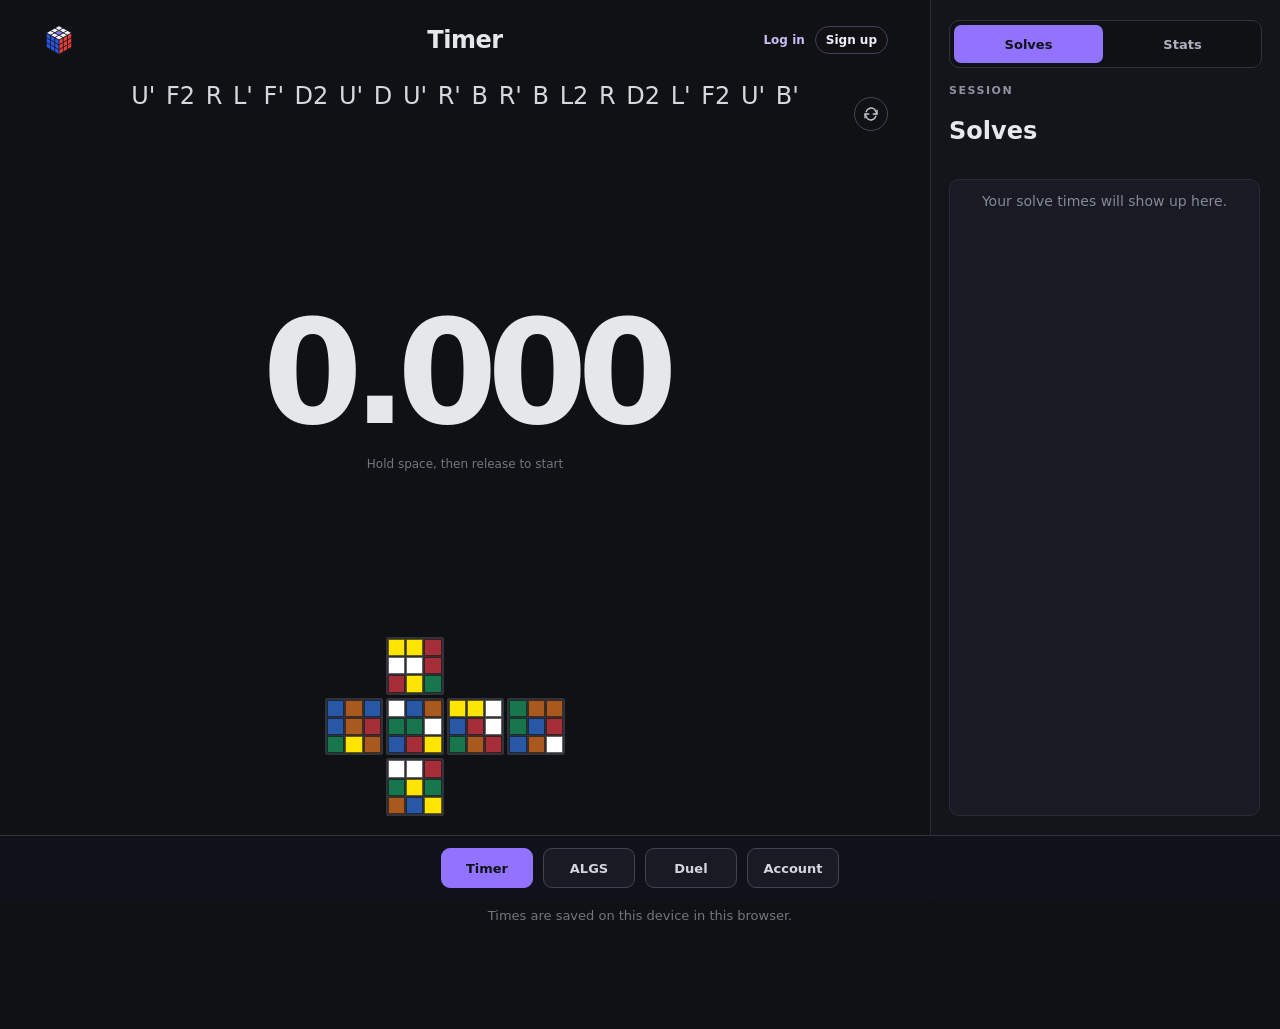
<file: index.html>
<!doctype html>
<html lang="en" class="timer-page">
<head>
  <meta charset="UTF-8">
  <meta name="viewport" content="width=device-width, initial-scale=1">
  <meta name="theme-color" content="#11131a">
  <meta name="google-site-verification" content="VNwITP5VR6a9iornplTxe-wOKjKTkjgF5YWt1Lgnl1Y">
  <title>Cube Timer</title>
  <link rel="icon" type="image/svg+xml" href="logo.svg">
  <link rel="stylesheet" href="style.css">
  <script src="cube-preview.js"></script>
  <script src="timer.js" defer></script>
</head>
<body>
  <main class="app timer-app">
    <div class="timer-layout">
      <section class="timer-screen" id="timer-screen" aria-label="Speedcubing timer">
        <header class="timer-titlebar">
          <a class="timer-brand" href="index.html" aria-label="Cube Timer home">
            <img class="brand-logo" src="logo.svg" alt="">
          </a>
          <h1>Timer</h1>
          <nav class="timer-account-links" aria-label="Account">
            <a href="account.html">Log in</a>
            <a class="timer-signup-link" href="account.html?signup=1">Sign up</a>
          </nav>
        </header>

        <div class="scramble-wrap">
          <p class="scramble" id="scramble" aria-live="polite"></p>
          <button class="new-scramble" id="new-scramble" type="button" aria-label="New scramble" title="New scramble">
            <svg aria-hidden="true" viewBox="0 0 24 24">
              <path d="M20 7v5h-5M4 17v-5h5"></path>
              <path d="M5.5 9A7 7 0 0 1 17 6l3 6M4 12l3 6a7 7 0 0 0 11.5-3"></path>
            </svg>
          </button>
        </div>

        <div class="timer-focus">
          <div class="timer-reading">
            <p class="timer" id="timer" role="timer" aria-label="0 seconds">0.000</p>
            <p class="timer-hint" id="timer-hint" aria-live="polite">Hold space, then release to start</p>
            <button class="mobile-control" id="timer-button" type="button">Start timer</button>
          </div>
        </div>

        <div class="timer-cube-preview">
          <div class="cube-net" role="img" aria-label="Cube colors after the current scramble">
            <span class="cube-face cube-up"></span>
            <span class="cube-face cube-left"></span>
            <span class="cube-face cube-front"></span>
            <span class="cube-face cube-right"></span>
            <span class="cube-face cube-back"></span>
            <span class="cube-face cube-down"></span>
          </div>
        </div>
      </section>

      <aside class="timer-side-panel" aria-label="Session details">
        <div class="timer-side-tabs" role="tablist" aria-label="Session views">
          <button class="timer-side-tab is-selected" id="solves-tab" type="button" role="tab" aria-selected="true" aria-controls="solves-panel">Solves</button>
          <button class="timer-side-tab" id="stats-tab" type="button" role="tab" aria-selected="false" aria-controls="stats-panel" tabindex="-1">Stats</button>
        </div>

        <section class="timer-tab-panel solves-section" id="solves-panel" role="tabpanel" aria-labelledby="solves-tab">
          <div class="section-heading">
            <div>
              <p class="eyebrow">SESSION</p>
              <h2 id="solves-heading">Solves</h2>
            </div>
          </div>
          <ol class="solves-list" id="solves-list" aria-live="polite">
            <li class="empty-state">Your solve times will show up here.</li>
          </ol>
        </section>

        <section class="timer-tab-panel" id="stats-panel" role="tabpanel" aria-labelledby="stats-tab" aria-label="Session statistics" hidden>
          <div class="section-heading">
            <div>
              <p class="eyebrow">SESSION</p>
              <h2>Stats</h2>
            </div>
          </div>
          <dl class="timer-stats">
            <div class="timer-stat"><dt>Ao5</dt><dd id="ao5">--</dd></div>
            <div class="timer-stat"><dt>Mean</dt><dd id="mean">--</dd></div>
            <div class="timer-stat"><dt>Ao12</dt><dd id="ao12">--</dd></div>
            <div class="timer-stat"><dt>Best</dt><dd id="best">--</dd></div>
            <div class="timer-stat"><dt>Ao50</dt><dd id="ao50">--</dd></div>
            <div class="timer-stat"><dt>Worst</dt><dd id="worst">--</dd></div>
            <div class="timer-stat"><dt>Ao100</dt><dd id="ao100">--</dd></div>
            <div class="timer-stat"><dt>Count</dt><dd id="solve-count">0</dd></div>
          </dl>
        </section>
      </aside>
    </div>

    <nav class="page-nav bottom-nav timer-bottom-nav" aria-label="Timer navigation">
      <a class="nav-link is-current" href="index.html" aria-current="page">Timer</a>
      <a class="nav-link" href="advanced.html">ALGS</a>
      <a class="nav-link" href="duel.html">Duel</a>
      <a class="nav-link" href="account.html">Account</a>
    </nav>

    <footer>Times are saved on this device in this browser.</footer>
  </main>
</body>
</html>
</file>
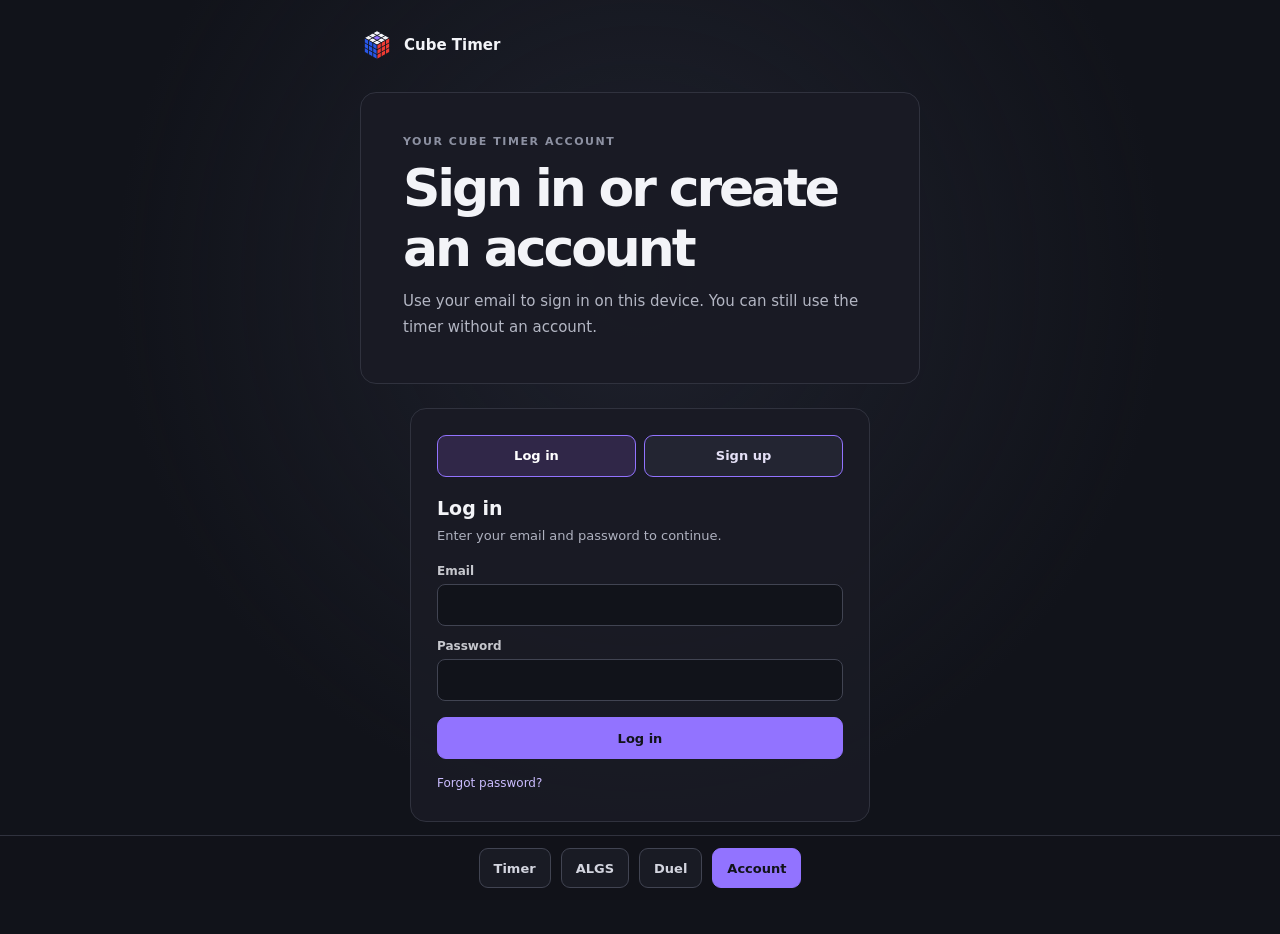
<file: account.html>
<!doctype html>
<html lang="en">
<head>
  <meta charset="UTF-8">
  <meta name="viewport" content="width=device-width, initial-scale=1">
  <meta name="theme-color" content="#11131a">
  <title>Account | Cube Timer</title>
  <link rel="icon" type="image/svg+xml" href="logo.svg">
  <link rel="stylesheet" href="style.css">
  <script type="module" src="account.js?v=signup-redirect"></script>
</head>
<body>
  <main class="app guide-app account-app">
    <header class="topbar">
      <a class="brand" href="index.html" aria-label="Cube Timer home">
        <img class="brand-logo" src="logo.svg" alt="">
        <span>Cube Timer</span>
      </a>
    </header>

    <section class="guide-hero account-hero">
      <p class="eyebrow">YOUR CUBE TIMER ACCOUNT</p>
      <h1>Sign in or create an account</h1>
      <p>Use your email to sign in on this device. You can still use the timer without an account.</p>
    </section>

    <p class="duel-notice account-notice" id="account-notice" role="status" aria-live="polite"></p>

    <section class="duel-card account-card" aria-label="Email account">
      <div class="account-session" id="account-session" hidden>
        <p class="eyebrow">SIGNED IN</p>
        <p class="account-email" id="account-email"></p>
        <p>Your solve times are saved on this device and browser.</p>
        <button class="duel-secondary-button" id="sign-out" type="button">Sign out</button>
      </div>

      <div id="account-auth">
        <div class="account-mode-tabs" role="group" aria-label="Account action">
          <button class="duel-secondary-button is-selected" id="sign-in-mode" type="button" aria-pressed="true">Log in</button>
          <button class="duel-secondary-button" id="sign-up-mode" type="button" aria-pressed="false">Sign up</button>
        </div>

        <h2 id="account-form-heading">Log in</h2>
        <p id="account-form-description">Enter your email and password to continue.</p>

        <form id="account-form">
          <label for="account-email-input">Email</label>
          <input id="account-email-input" name="email" type="email" autocomplete="email" maxlength="254" required>

          <label id="account-password-label" for="account-password">Password</label>
          <input id="account-password" name="password" type="password" autocomplete="current-password" minlength="8" required>

          <button class="duel-primary-button" id="account-submit" type="submit">Log in</button>
        </form>

        <div class="account-form-links">
          <button class="account-text-button" id="forgot-password" type="button">Forgot password?</button>
          <button class="account-text-button" id="back-to-login" type="button" hidden>Back to log in</button>
        </div>
      </div>
    </section>

    <nav class="page-nav bottom-nav" aria-label="Main navigation">
      <a class="nav-link" href="index.html">Timer</a>
      <a class="nav-link" href="advanced.html">ALGS</a>
      <a class="nav-link" href="duel.html">Duel</a>
      <a class="nav-link is-current" href="account.html" aria-current="page">Account</a>
    </nav>
  </main>
</body>
</html>
</file>
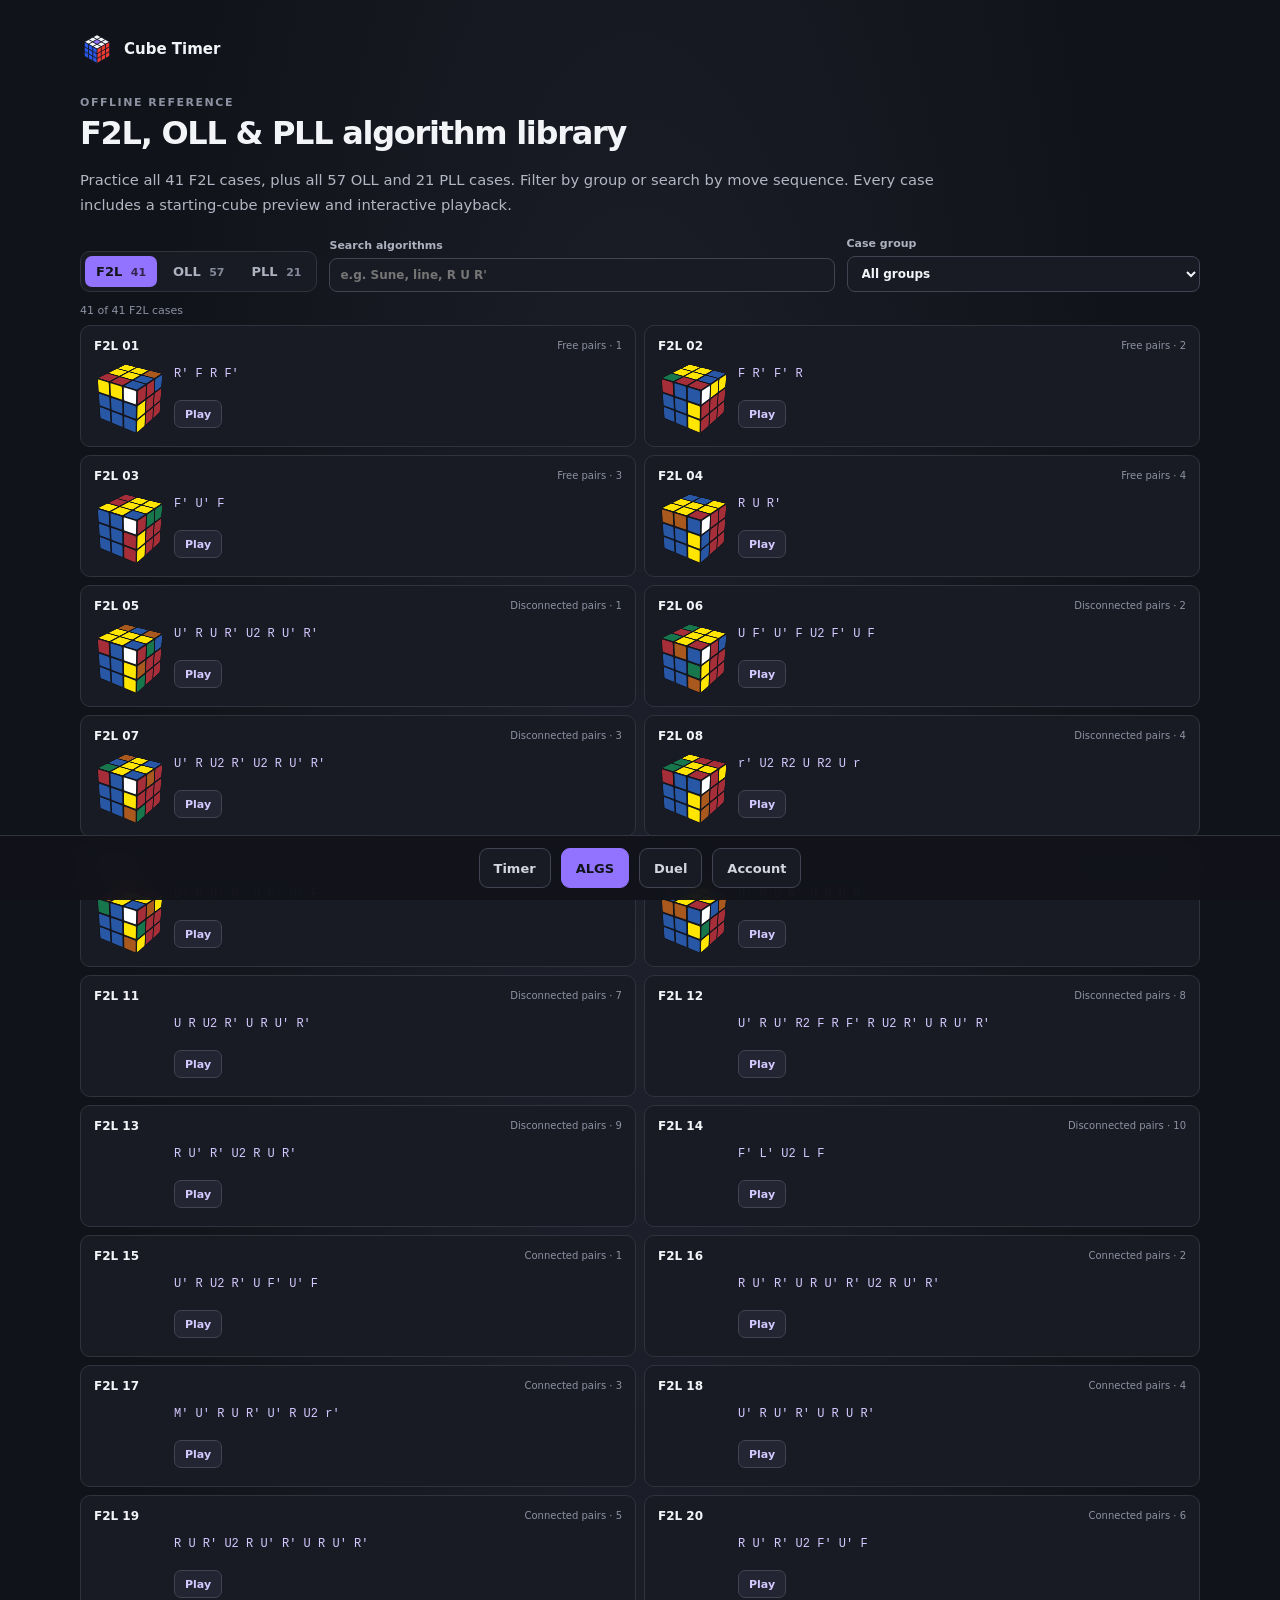
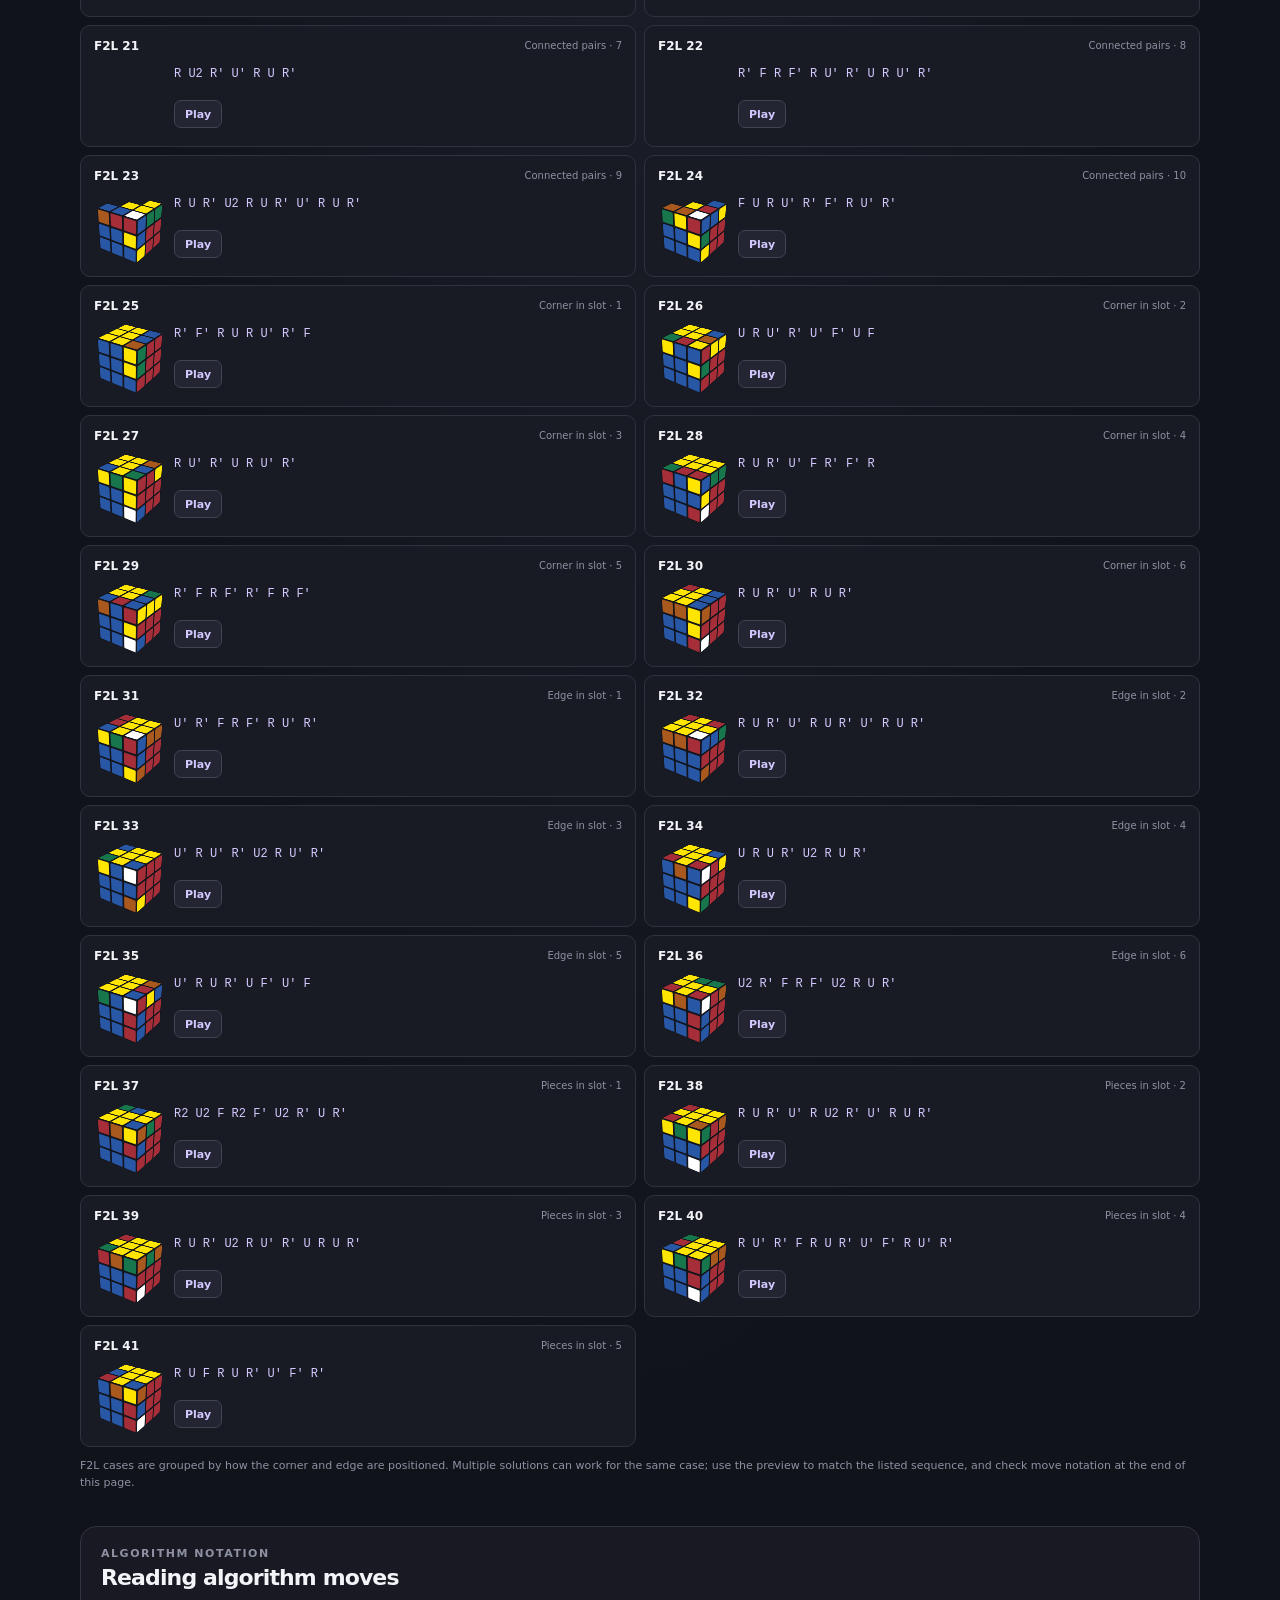
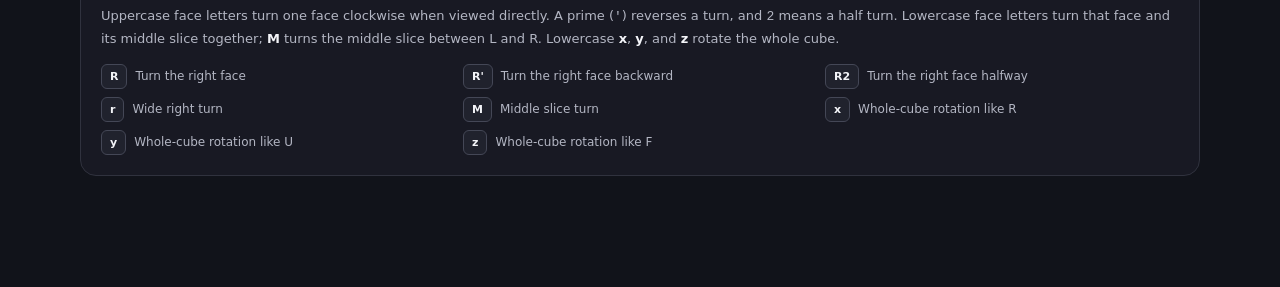
<file: advanced.html>
<!doctype html>
<html lang="en">
<head>
  <meta charset="UTF-8">
  <meta name="viewport" content="width=device-width, initial-scale=1">
  <meta name="theme-color" content="#11131a">
  <title>Algorithm Library | Cube Timer</title>
  <link rel="icon" type="image/svg+xml" href="logo.svg">
  <link rel="stylesheet" href="style.css">
  <script src="algorithms.js" defer></script>
</head>
<body>
  <main class="app guide-app algorithm-library-page">
    <header class="topbar">
      <a class="brand" href="index.html" aria-label="Cube Timer home">
        <img class="brand-logo" src="logo.svg" alt="">
        <span>Cube Timer</span>
      </a>
    </header>
    <section class="guide-section" id="algorithm-library" aria-labelledby="algorithm-library-heading">
      <div class="guide-section-heading">
        <p class="eyebrow">OFFLINE REFERENCE</p>
        <h1 id="algorithm-library-heading">F2L, OLL &amp; PLL algorithm library</h1>
      </div>
        <p class="section-intro">Practice all 41 F2L cases, plus all 57 OLL and 21 PLL cases. Filter by group or search by move sequence. Every case includes a starting-cube preview and interactive playback.</p>
      <div class="algorithm-controls">
        <div class="algorithm-tabs" role="tablist" aria-label="Algorithm set">
            <button class="algorithm-tab is-selected" id="f2l-tab" type="button" role="tab" aria-selected="true" aria-controls="algorithm-panel" data-set="F2L">F2L <span>41</span></button>
            <button class="algorithm-tab" id="oll-tab" type="button" role="tab" aria-selected="false" aria-controls="algorithm-panel" data-set="OLL" tabindex="-1">OLL <span>57</span></button>
            <button class="algorithm-tab" id="pll-tab" type="button" role="tab" aria-selected="false" aria-controls="algorithm-panel" data-set="PLL" tabindex="-1">PLL <span>21</span></button>
        </div>
        <label class="algorithm-filter">Search algorithms
          <input id="algorithm-search" type="search" placeholder="e.g. Sune, line, R U R'" autocomplete="off">
        </label>
        <label class="algorithm-filter">Case group
          <select id="algorithm-group">
            <option value="">All groups</option>
          </select>
        </label>
      </div>
      <p class="algorithm-count" id="algorithm-count" role="status" aria-live="polite"></p>
      <div class="algorithm-cases" id="algorithm-panel" role="tabpanel" aria-labelledby="f2l-tab"></div>
      <p class="algorithm-caveat">F2L cases are grouped by how the corner and edge are positioned. Multiple solutions can work for the same case; use the preview to match the listed sequence, and check move notation at the end of this page.</p>
    </section>

    <dialog class="algorithm-player" id="algorithm-player" aria-labelledby="algorithm-player-title" aria-describedby="algorithm-player-sequence">
      <header class="algorithm-player-header">
        <div>
          <p class="eyebrow">ALGORITHM PLAYBACK</p>
          <h2 id="algorithm-player-title"></h2>
          <p class="algorithm-player-category" id="algorithm-player-category"></p>
        </div>
        <button class="algorithm-player-close" id="algorithm-player-close" type="button" aria-label="Close playback">&times;</button>
      </header>
      <div class="algorithm-player-cube" id="algorithm-player-cube" role="group" tabindex="0" aria-label="Interactive cube. Drag or use the arrow keys to rotate."></div>
      <div class="algorithm-player-sequence-row" role="group" aria-label="Algorithm step controls">
        <button class="algorithm-step-button algorithm-step-button--previous" id="algorithm-previous-step" type="button" aria-label="Play previous move" title="Previous move" disabled></button>
        <code class="algorithm-player-sequence" id="algorithm-player-sequence" aria-label="Algorithm move sequence."></code>
        <button class="algorithm-step-button algorithm-step-button--next" id="algorithm-next-step" type="button" aria-label="Play next move" title="Next move" disabled></button>
      </div>
      <p class="algorithm-player-status" id="algorithm-player-status" aria-live="polite"></p>
      <div class="algorithm-player-speed" role="group" aria-label="Playback speed">
        <button class="algorithm-speed-option is-selected" type="button" data-playback-speed="moderate" aria-pressed="true">Moderate</button>
        <button class="algorithm-speed-option" type="button" data-playback-speed="slow" aria-pressed="false">Slow</button>
      </div>
      <button class="algorithm-player-action" id="algorithm-player-action" type="button">Play</button>
    </dialog>

    <section class="guide-section notation-section" aria-labelledby="advanced-notation-heading">
      <div class="guide-section-heading">
        <p class="eyebrow">ALGORITHM NOTATION</p>
        <h2 id="advanced-notation-heading">Reading algorithm moves</h2>
      </div>
      <p>Uppercase face letters turn one face clockwise when viewed directly. A prime (<code>'</code>) reverses a turn, and <code>2</code> means a half turn. Lowercase face letters turn that face and its middle slice together; <strong>M</strong> turns the middle slice between L and R. Lowercase <strong>x</strong>, <strong>y</strong>, and <strong>z</strong> rotate the whole cube.</p>
      <div class="notation-examples">
        <p><kbd>R</kbd> Turn the right face</p>
        <p><kbd>R'</kbd> Turn the right face backward</p>
        <p><kbd>R2</kbd> Turn the right face halfway</p>
        <p><kbd>r</kbd> Wide right turn</p>
        <p><kbd>M</kbd> Middle slice turn</p>
        <p><kbd>x</kbd> Whole-cube rotation like R</p>
        <p><kbd>y</kbd> Whole-cube rotation like U</p>
        <p><kbd>z</kbd> Whole-cube rotation like F</p>
      </div>
    </section>

    <nav class="page-nav bottom-nav" aria-label="Main navigation">
      <a class="nav-link" href="index.html">Timer</a>
      <a class="nav-link is-current" href="advanced.html" aria-current="page">ALGS</a>
      <a class="nav-link" href="duel.html">Duel</a>
      <a class="nav-link" href="account.html">Account</a>
    </nav>
  </main>
</body>
</html>
</file>
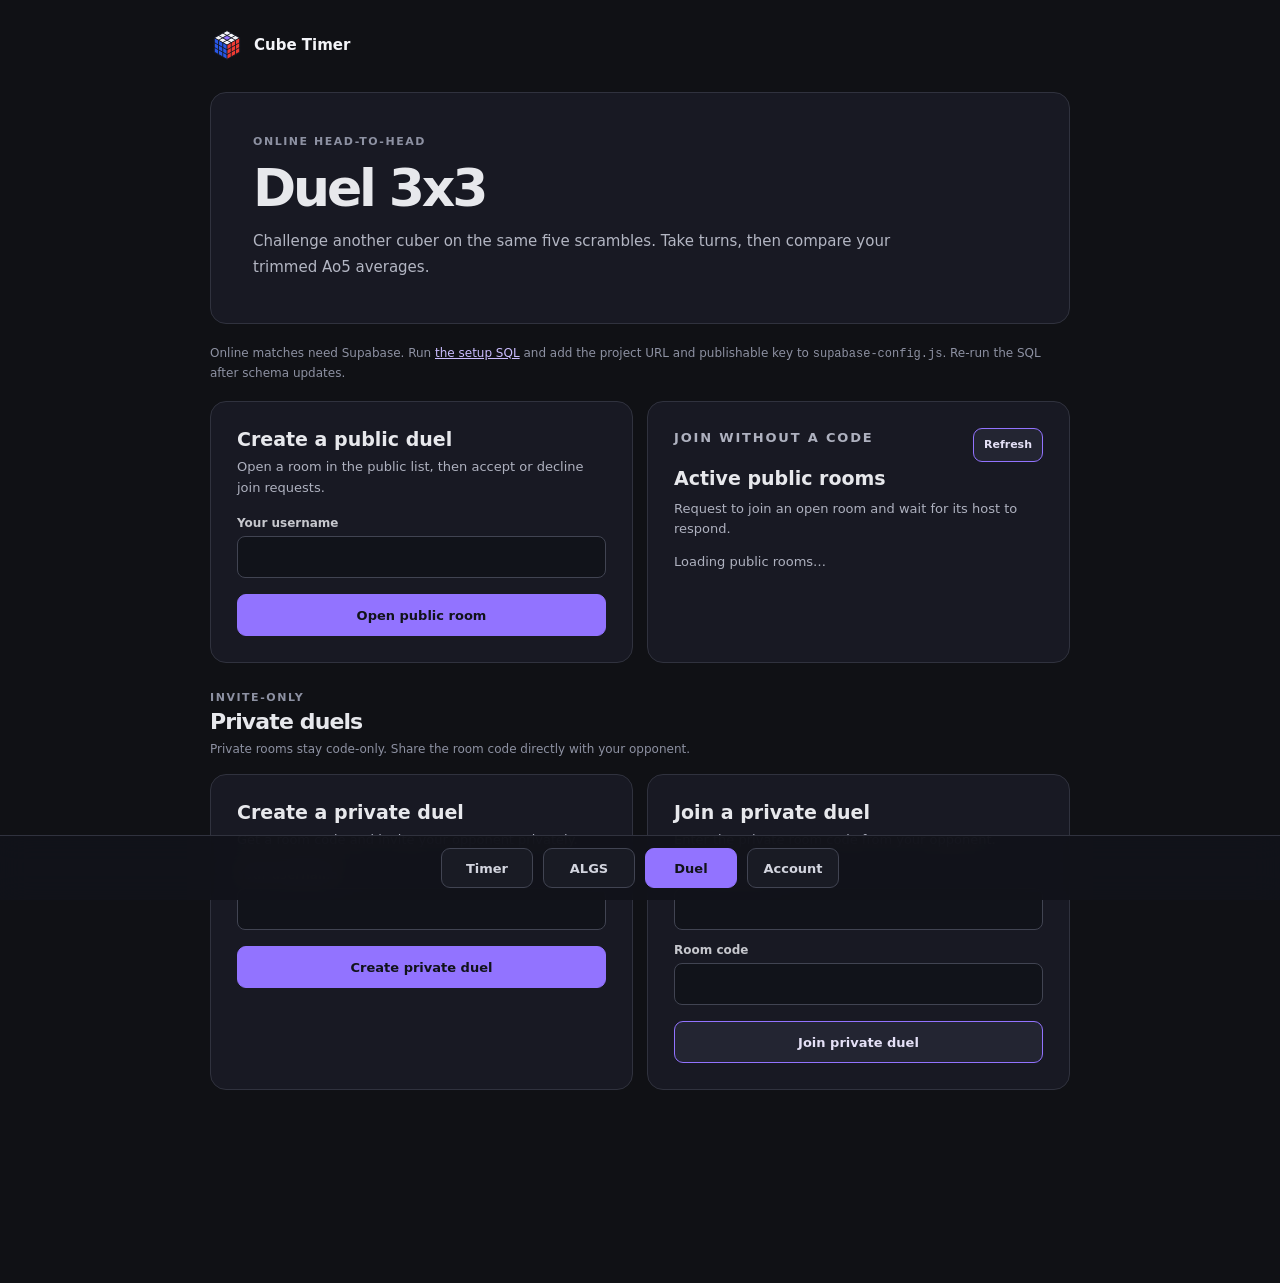
<file: duel.html>
<!doctype html>
<html lang="en" class="timer-page">
<head>
  <meta charset="UTF-8">
  <meta name="viewport" content="width=device-width, initial-scale=1">
  <meta name="theme-color" content="#11131a">
  <title>Duel 3x3 | Cube Timer</title>
  <link rel="icon" type="image/svg+xml" href="logo.svg">
  <link rel="stylesheet" href="style.css">
  <script src="cube-preview.js"></script>
  <script type="module" src="duel.js"></script>
</head>
<body>
  <main class="app timer-app duel-app">
    <section class="duel-lobby-view" id="duel-lobby" aria-label="Duel lobby">
      <header class="topbar">
        <a class="brand" href="index.html" aria-label="Cube Timer home">
          <img class="brand-logo" src="logo.svg" alt="">
          <span>Cube Timer</span>
        </a>
      </header>

      <section class="guide-hero duel-hero">
        <p class="eyebrow">ONLINE HEAD-TO-HEAD</p>
        <h1>Duel 3x3</h1>
        <p>Challenge another cuber on the same five scrambles. Take turns, then compare your trimmed Ao5 averages.</p>
      </section>

      <p class="duel-notice" id="duel-notice" role="status" aria-live="polite"></p>
      <p class="duel-setup-note">Online matches need Supabase. Run <a href="supabase-setup.sql">the setup SQL</a> and add the project URL and publishable key to <code>supabase-config.js</code>. Re-run the SQL after schema updates.</p>

      <section class="duel-public-lobby" aria-label="Public duels">
        <form class="duel-card" id="create-public-duel-form">
          <h2>Create a public duel</h2>
          <p>Open a room in the public list, then accept or decline join requests.</p>
          <label for="public-player-name">Your username</label>
          <input id="public-player-name" name="username" maxlength="20" autocomplete="nickname" required>
          <button class="duel-primary-button" type="submit">Open public room</button>
        </form>

        <section class="duel-card duel-public-rooms" aria-labelledby="public-rooms-heading">
          <div class="duel-public-rooms-heading">
            <div>
              <p class="eyebrow">JOIN WITHOUT A CODE</p>
              <h2 id="public-rooms-heading">Active public rooms</h2>
            </div>
            <button class="duel-secondary-button duel-refresh-rooms" id="refresh-public-rooms" type="button" aria-label="Refresh public rooms" title="Refresh public rooms">Refresh</button>
          </div>
          <p class="duel-public-rooms-intro">Request to join an open room and wait for its host to respond.</p>
          <div class="duel-public-room-list" id="public-room-list" role="list">
            <p class="duel-public-empty">Loading public rooms…</p>
          </div>
        </section>
      </section>

      <section class="duel-join-requests" id="duel-join-requests" aria-labelledby="duel-join-requests-heading" hidden>
        <div class="guide-section-heading">
          <p class="eyebrow">YOUR PUBLIC ROOM</p>
          <h2 id="duel-join-requests-heading">Join requests</h2>
        </div>
        <p class="duel-join-requests-status" id="duel-join-requests-status" role="status" aria-live="polite"></p>
        <button class="duel-secondary-button duel-close-public-room" id="close-public-room" type="button" hidden>Close public room</button>
        <div class="duel-join-request-list" id="duel-join-request-list" role="list"></div>
      </section>

      <section class="duel-private-section" aria-labelledby="private-duel-heading">
        <div class="duel-private-heading">
          <p class="eyebrow">INVITE-ONLY</p>
          <h2 id="private-duel-heading">Private duels</h2>
          <p>Private rooms stay code-only. Share the room code directly with your opponent.</p>
        </div>

        <section class="duel-lobby" aria-label="Create or join a private duel">
          <form class="duel-card" id="create-duel-form">
            <h2>Create a private duel</h2>
            <p>Get a room code and invite your opponent privately.</p>
            <label for="create-name">Your username</label>
            <input id="create-name" name="username" maxlength="20" autocomplete="nickname" required>
            <button class="duel-primary-button" type="submit">Create private duel</button>
          </form>

          <form class="duel-card" id="join-duel-form">
            <h2>Join a private duel</h2>
            <p>Enter the private room code from your opponent.</p>
            <label for="join-name">Your username</label>
            <input id="join-name" name="username" maxlength="20" autocomplete="nickname" required>
            <label for="duel-code-input">Room code</label>
            <input id="duel-code-input" name="code" maxlength="6" pattern="[A-Fa-f0-9]{6}" autocomplete="off" required>
            <button class="duel-secondary-button" type="submit">Join private duel</button>
          </form>
        </section>
      </section>
    </section>

    <section class="timer-layout duel-room" id="duel-room" aria-label="Duel match" hidden>
      <section class="timer-screen duel-screen" aria-label="Current solve">
        <header class="timer-titlebar duel-titlebar">
          <a class="timer-brand" href="index.html" aria-label="Cube Timer home">
            <img class="brand-logo" src="logo.svg" alt="">
          </a>
          <h1>Duel</h1>
          <div class="duel-room-actions">
            <div class="duel-room-code-group">
              <p class="eyebrow" id="duel-room-visibility">PRIVATE ROOM</p>
              <p class="duel-room-code" id="duel-room-code">------</p>
            </div>
            <button class="duel-secondary-button duel-copy-button" id="copy-duel-code" type="button">Copy code</button>
          </div>
        </header>

        <div class="scramble-wrap">
          <p class="scramble duel-scramble" id="duel-scramble" aria-live="polite">Your five shared scrambles will appear here.</p>
        </div>

        <div class="timer-focus">
          <div class="timer-reading">
            <p class="timer duel-timer" id="duel-timer" role="timer" aria-label="0 seconds">0.000</p>
            <p class="timer-hint duel-timer-hint" id="duel-timer-hint" aria-live="polite">Share the room code with a second player to begin.</p>
            <button class="mobile-control duel-timer-button" id="duel-timer-button" type="button" disabled>Start solve</button>
          </div>
        </div>

        <div class="timer-cube-preview duel-cube-preview" id="duel-cube-preview" hidden>
          <div class="cube-net" role="img" aria-label="Cube colors after the current duel scramble">
            <span class="cube-face cube-up"></span>
            <span class="cube-face cube-left"></span>
            <span class="cube-face cube-front"></span>
            <span class="cube-face cube-right"></span>
            <span class="cube-face cube-back"></span>
            <span class="cube-face cube-down"></span>
          </div>
        </div>
      </section>

      <aside class="timer-side-panel duel-side-panel" aria-label="Duel scores">
        <section class="duel-status">
          <p class="duel-match-status" id="duel-match-status" aria-live="polite"></p>
          <p class="duel-round-label" id="duel-round-label">Waiting for opponent</p>
          <button class="duel-secondary-button duel-quit-button" id="quit-duel" type="button" title="Ends the match for both players" hidden>Quit duel</button>
        </section>
        <section class="duel-results" aria-labelledby="duel-results-heading">
          <div class="guide-section-heading">
            <p class="eyebrow">SAME SCRAMBLES · ALTERNATING START</p>
            <h2 id="duel-results-heading">Best of 5</h2>
          </div>
          <div class="duel-table-wrap">
            <table class="duel-table">
              <thead>
                <tr>
                  <th scope="col">Round</th>
                  <th scope="col" id="duel-player-one-heading">Player 1</th>
                  <th scope="col" id="duel-player-two-heading">Player 2</th>
                </tr>
              </thead>
              <tbody id="duel-results-body"></tbody>
              <tfoot>
                <tr>
                  <th scope="row">Ao5</th>
                  <td id="duel-player-one-average">--</td>
                  <td id="duel-player-two-average">--</td>
                </tr>
              </tfoot>
            </table>
          </div>
          <p class="duel-winner" id="duel-winner" aria-live="polite"></p>
        </section>
      </aside>
    </section>

    <nav class="page-nav bottom-nav timer-bottom-nav" aria-label="Main navigation">
      <a class="nav-link" href="index.html">Timer</a>
      <a class="nav-link" href="advanced.html">ALGS</a>
      <a class="nav-link is-current" href="duel.html" aria-current="page">Duel</a>
      <a class="nav-link" href="account.html">Account</a>
    </nav>
  </main>
</body>
</html>
</file>
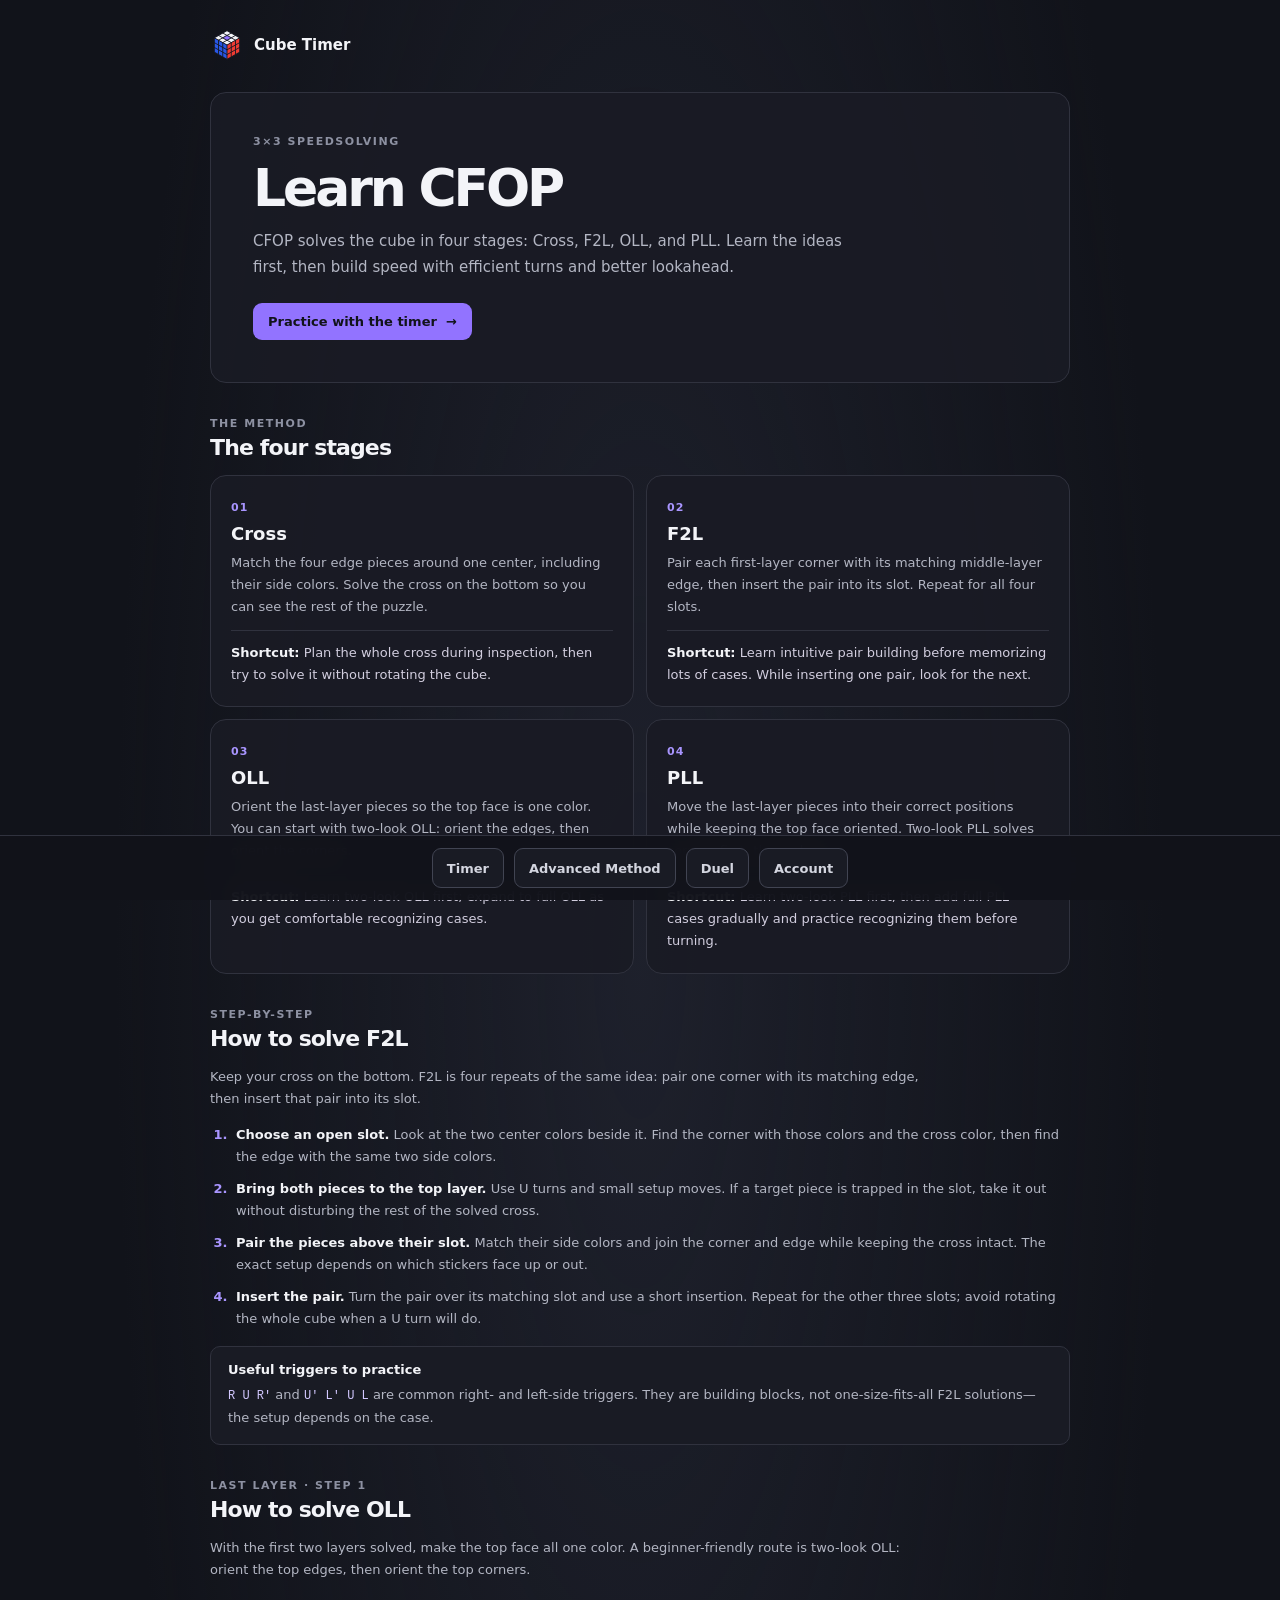
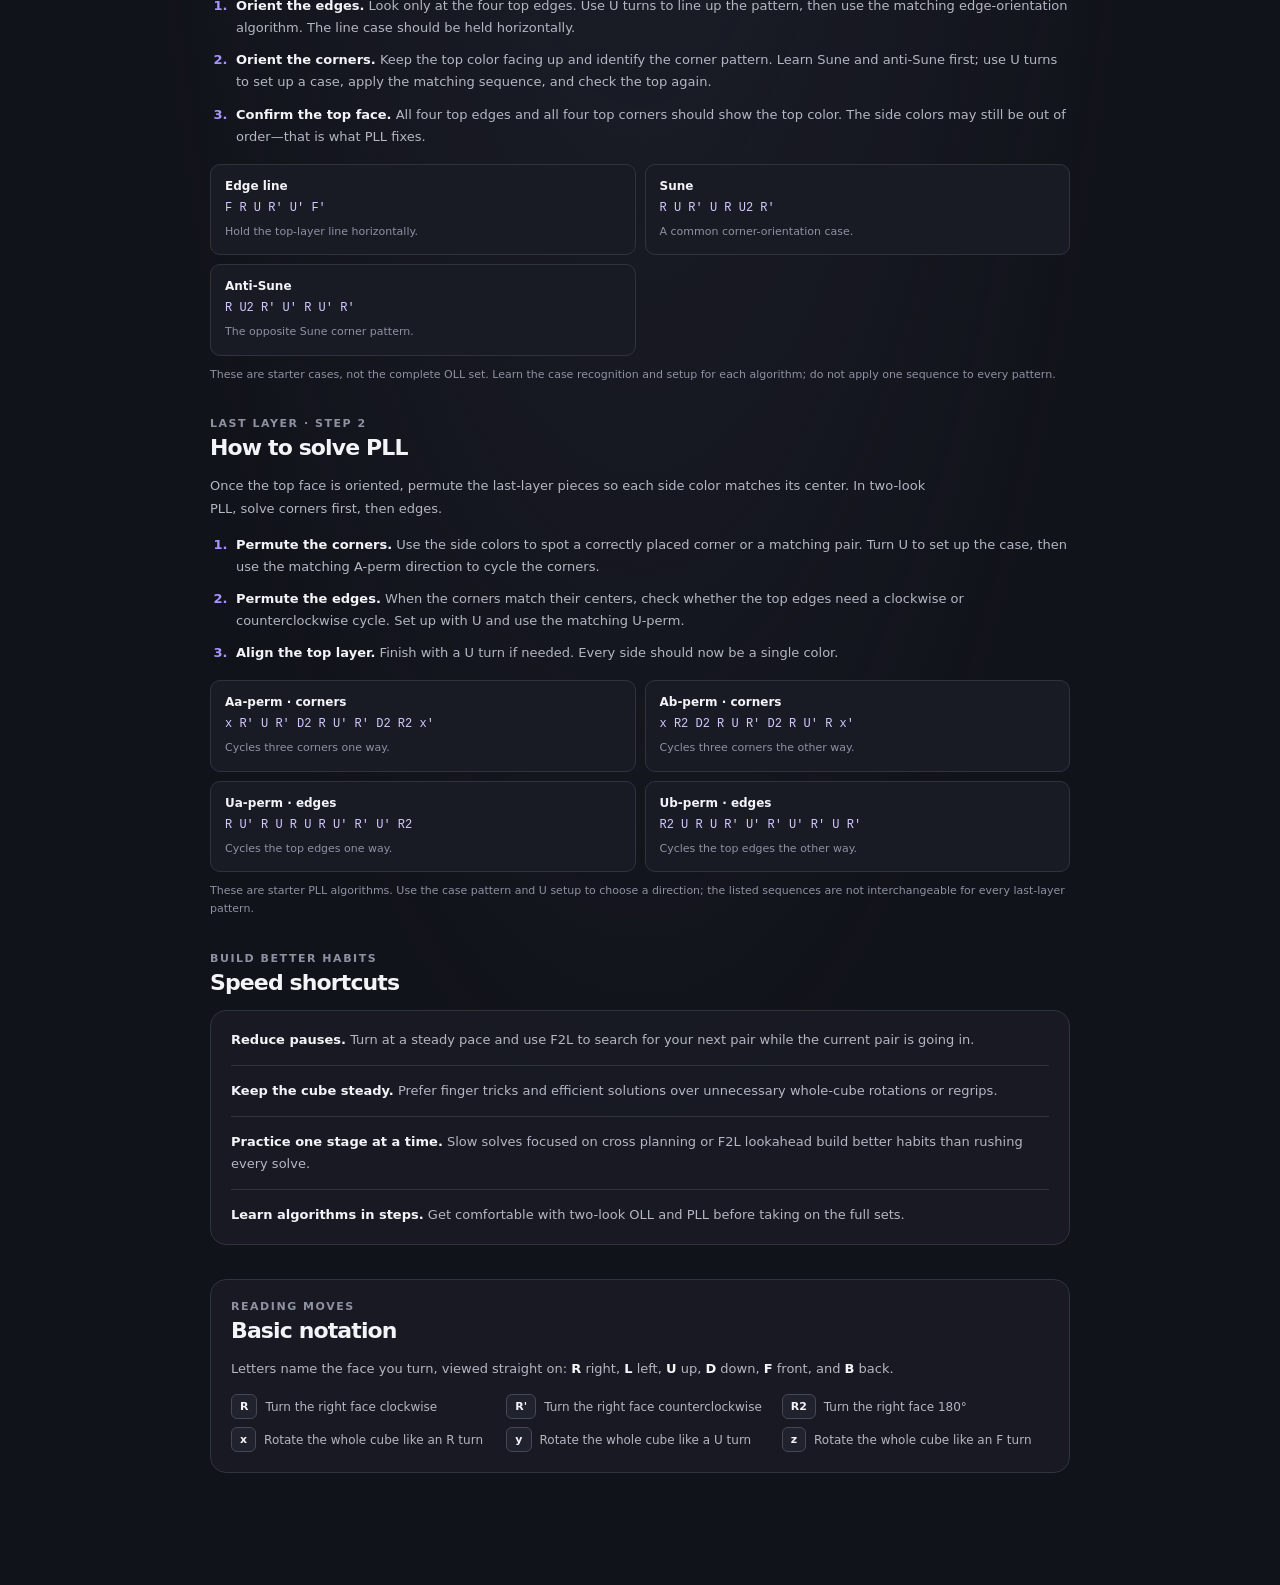
<file: tutorial.html>
<!doctype html>
<html lang="en">
<head>
  <meta charset="UTF-8">
  <meta name="viewport" content="width=device-width, initial-scale=1">
  <meta name="theme-color" content="#11131a">
  <title>CFOP Guide | Cube Timer</title>
  <link rel="icon" type="image/svg+xml" href="logo.svg">
  <link rel="stylesheet" href="style.css">
</head>
<body>
  <main class="app guide-app">
    <header class="topbar">
      <a class="brand" href="index.html" aria-label="Cube Timer home">
        <img class="brand-logo" src="logo.svg" alt="">
        <span>Cube Timer</span>
      </a>
    </header>

    <section class="guide-hero">
      <p class="eyebrow">3×3 SPEEDSOLVING</p>
      <h1>Learn CFOP</h1>
      <p>CFOP solves the cube in four stages: Cross, F2L, OLL, and PLL. Learn the ideas first, then build speed with efficient turns and better lookahead.</p>
      <a class="practice-link" href="index.html">Practice with the timer <span aria-hidden="true">→</span></a>
    </section>

    <section class="guide-section" aria-labelledby="stages-heading">
      <div class="guide-section-heading">
        <p class="eyebrow">THE METHOD</p>
        <h2 id="stages-heading">The four stages</h2>
      </div>
      <div class="stage-grid">
        <article class="stage-card">
          <span class="stage-number">01</span>
          <h3>Cross</h3>
          <p>Match the four edge pieces around one center, including their side colors. Solve the cross on the bottom so you can see the rest of the puzzle.</p>
          <p class="stage-tip"><strong>Shortcut:</strong> Plan the whole cross during inspection, then try to solve it without rotating the cube.</p>
        </article>
        <article class="stage-card">
          <span class="stage-number">02</span>
          <h3>F2L</h3>
          <p>Pair each first-layer corner with its matching middle-layer edge, then insert the pair into its slot. Repeat for all four slots.</p>
          <p class="stage-tip"><strong>Shortcut:</strong> Learn intuitive pair building before memorizing lots of cases. While inserting one pair, look for the next.</p>
        </article>
        <article class="stage-card">
          <span class="stage-number">03</span>
          <h3>OLL</h3>
          <p>Orient the last-layer pieces so the top face is one color. You can start with two-look OLL: orient the edges, then orient the corners.</p>
          <p class="stage-tip"><strong>Shortcut:</strong> Learn two-look OLL first; expand to full OLL as you get comfortable recognizing cases.</p>
        </article>
        <article class="stage-card">
          <span class="stage-number">04</span>
          <h3>PLL</h3>
          <p>Move the last-layer pieces into their correct positions while keeping the top face oriented. Two-look PLL solves corners first, then edges.</p>
          <p class="stage-tip"><strong>Shortcut:</strong> Learn two-look PLL first, then add full PLL cases gradually and practice recognizing them before turning.</p>
        </article>
      </div>
    </section>

    <section class="guide-section how-to-section" aria-labelledby="f2l-howto-heading">
      <div class="guide-section-heading">
        <p class="eyebrow">STEP-BY-STEP</p>
        <h2 id="f2l-howto-heading">How to solve F2L</h2>
      </div>
      <p class="section-intro">Keep your cross on the bottom. F2L is four repeats of the same idea: pair one corner with its matching edge, then insert that pair into its slot.</p>
      <ol class="how-to-list">
        <li><strong>Choose an open slot.</strong> Look at the two center colors beside it. Find the corner with those colors and the cross color, then find the edge with the same two side colors.</li>
        <li><strong>Bring both pieces to the top layer.</strong> Use U turns and small setup moves. If a target piece is trapped in the slot, take it out without disturbing the rest of the solved cross.</li>
        <li><strong>Pair the pieces above their slot.</strong> Match their side colors and join the corner and edge while keeping the cross intact. The exact setup depends on which stickers face up or out.</li>
        <li><strong>Insert the pair.</strong> Turn the pair over its matching slot and use a short insertion. Repeat for the other three slots; avoid rotating the whole cube when a U turn will do.</li>
      </ol>
      <div class="algorithm-note">
        <strong>Useful triggers to practice</strong>
        <p><code>R U R'</code> and <code>U' L' U L</code> are common right- and left-side triggers. They are building blocks, not one-size-fits-all F2L solutions—the setup depends on the case.</p>
      </div>
    </section>

    <section class="guide-section how-to-section" aria-labelledby="oll-howto-heading">
      <div class="guide-section-heading">
        <p class="eyebrow">LAST LAYER · STEP 1</p>
        <h2 id="oll-howto-heading">How to solve OLL</h2>
      </div>
      <p class="section-intro">With the first two layers solved, make the top face all one color. A beginner-friendly route is two-look OLL: orient the top edges, then orient the top corners.</p>
      <ol class="how-to-list">
        <li><strong>Orient the edges.</strong> Look only at the four top edges. Use U turns to line up the pattern, then use the matching edge-orientation algorithm. The line case should be held horizontally.</li>
        <li><strong>Orient the corners.</strong> Keep the top color facing up and identify the corner pattern. Learn Sune and anti-Sune first; use U turns to set up a case, apply the matching sequence, and check the top again.</li>
        <li><strong>Confirm the top face.</strong> All four top edges and all four top corners should show the top color. The side colors may still be out of order—that is what PLL fixes.</li>
      </ol>
      <div class="algorithm-grid">
        <article class="algorithm-card">
          <strong>Edge line</strong>
          <code>F R U R' U' F'</code>
          <span>Hold the top-layer line horizontally.</span>
        </article>
        <article class="algorithm-card">
          <strong>Sune</strong>
          <code>R U R' U R U2 R'</code>
          <span>A common corner-orientation case.</span>
        </article>
        <article class="algorithm-card">
          <strong>Anti-Sune</strong>
          <code>R U2 R' U' R U' R'</code>
          <span>The opposite Sune corner pattern.</span>
        </article>
      </div>
      <p class="algorithm-caveat">These are starter cases, not the complete OLL set. Learn the case recognition and setup for each algorithm; do not apply one sequence to every pattern.</p>
    </section>

    <section class="guide-section how-to-section" aria-labelledby="pll-howto-heading">
      <div class="guide-section-heading">
        <p class="eyebrow">LAST LAYER · STEP 2</p>
        <h2 id="pll-howto-heading">How to solve PLL</h2>
      </div>
      <p class="section-intro">Once the top face is oriented, permute the last-layer pieces so each side color matches its center. In two-look PLL, solve corners first, then edges.</p>
      <ol class="how-to-list">
        <li><strong>Permute the corners.</strong> Use the side colors to spot a correctly placed corner or a matching pair. Turn U to set up the case, then use the matching A-perm direction to cycle the corners.</li>
        <li><strong>Permute the edges.</strong> When the corners match their centers, check whether the top edges need a clockwise or counterclockwise cycle. Set up with U and use the matching U-perm.</li>
        <li><strong>Align the top layer.</strong> Finish with a U turn if needed. Every side should now be a single color.</li>
      </ol>
      <div class="algorithm-grid">
        <article class="algorithm-card">
          <strong>Aa-perm · corners</strong>
          <code>x R' U R' D2 R U' R' D2 R2 x'</code>
          <span>Cycles three corners one way.</span>
        </article>
        <article class="algorithm-card">
          <strong>Ab-perm · corners</strong>
          <code>x R2 D2 R U R' D2 R U' R x'</code>
          <span>Cycles three corners the other way.</span>
        </article>
        <article class="algorithm-card">
          <strong>Ua-perm · edges</strong>
          <code>R U' R U R U R U' R' U' R2</code>
          <span>Cycles the top edges one way.</span>
        </article>
        <article class="algorithm-card">
          <strong>Ub-perm · edges</strong>
          <code>R2 U R U R' U' R' U' R' U R'</code>
          <span>Cycles the top edges the other way.</span>
        </article>
      </div>
      <p class="algorithm-caveat">These are starter PLL algorithms. Use the case pattern and U setup to choose a direction; the listed sequences are not interchangeable for every last-layer pattern.</p>
    </section>

    <section class="guide-section" aria-labelledby="shortcuts-heading">
      <div class="guide-section-heading">
        <p class="eyebrow">BUILD BETTER HABITS</p>
        <h2 id="shortcuts-heading">Speed shortcuts</h2>
      </div>
      <ul class="shortcut-list">
        <li><strong>Reduce pauses.</strong> Turn at a steady pace and use F2L to search for your next pair while the current pair is going in.</li>
        <li><strong>Keep the cube steady.</strong> Prefer finger tricks and efficient solutions over unnecessary whole-cube rotations or regrips.</li>
        <li><strong>Practice one stage at a time.</strong> Slow solves focused on cross planning or F2L lookahead build better habits than rushing every solve.</li>
        <li><strong>Learn algorithms in steps.</strong> Get comfortable with two-look OLL and PLL before taking on the full sets.</li>
      </ul>
    </section>

    <section class="guide-section notation-section" aria-labelledby="notation-heading">
      <div class="guide-section-heading">
        <p class="eyebrow">READING MOVES</p>
        <h2 id="notation-heading">Basic notation</h2>
      </div>
      <p>Letters name the face you turn, viewed straight on: <strong>R</strong> right, <strong>L</strong> left, <strong>U</strong> up, <strong>D</strong> down, <strong>F</strong> front, and <strong>B</strong> back.</p>
      <div class="notation-examples">
        <p><kbd>R</kbd> Turn the right face clockwise</p>
        <p><kbd>R'</kbd> Turn the right face counterclockwise</p>
        <p><kbd>R2</kbd> Turn the right face 180°</p>
        <p><kbd>x</kbd> Rotate the whole cube like an R turn</p>
        <p><kbd>y</kbd> Rotate the whole cube like a U turn</p>
        <p><kbd>z</kbd> Rotate the whole cube like an F turn</p>
      </div>
    </section>

    <nav class="page-nav bottom-nav" aria-label="Main navigation">
      <a class="nav-link" href="index.html">Timer</a>
      <a class="nav-link" href="advanced.html">Advanced Method</a>
      <a class="nav-link" href="duel.html">Duel</a>
      <a class="nav-link" href="account.html">Account</a>
    </nav>
  </main>
</body>
</html>
</file>
<file: style.css>
:root {
  color-scheme: dark;
  font-family: Inter, ui-sans-serif, system-ui, -apple-system, BlinkMacSystemFont, "Segoe UI", sans-serif;
  background: #11131a;
  color: #f3f4f8;
  font-synthesis: none;
  text-rendering: optimizeLegibility;
  -webkit-font-smoothing: antialiased;
  -moz-osx-font-smoothing: grayscale;
  font-optical-sizing: auto;
  font-weight: 400;
}

* {
  box-sizing: border-box;
}

html.timer-page {
  scrollbar-width: none;
}

html.timer-page::-webkit-scrollbar {
  display: none;
}

body {
  min-width: 0;
  min-height: 100vh;
  margin: 0;
  background:
    radial-gradient(ellipse at 50% 30%, rgb(40 43 58 / 55%), transparent 58%),
    #11131a;
}

button {
  font: inherit;
}

.app {
  width: min(100% - 40px, 760px);
  margin: 0 auto;
  padding: 28px 0 112px;
}

.topbar,
.brand,
.section-heading {
  display: flex;
  align-items: center;
  justify-content: space-between;
}

.page-nav {
  display: flex;
  align-items: center;
  gap: 10px;
}

.topbar {
  margin-bottom: 30px;
}

.brand {
  justify-content: flex-start;
  gap: 10px;
  color: #f3f4f8;
  font-size: 15px;
  font-weight: 700;
  text-decoration: none;
}

.brand-logo {
  display: block;
  width: 34px;
  height: 34px;
  flex: 0 0 34px;
  object-fit: contain;
}

.nav-link,
.footer-link {
  color: #b6a5ff;
  font-size: 13px;
  font-weight: 650;
  text-decoration: none;
}

.nav-link:hover,
.footer-link:hover {
  color: #d6ccff;
}

.nav-link.is-current {
  color: #f3f4f8;
}

.bottom-nav {
  position: fixed;
  z-index: 20;
  right: 0;
  bottom: 0;
  left: 0;
  justify-content: center;
  flex-wrap: wrap;
  width: 100%;
  margin-top: 0;
  padding: 12px 14px calc(12px + env(safe-area-inset-bottom));
  border-top: 1px solid #30323e;
  background: rgb(17 19 26 / 94%);
  -webkit-backdrop-filter: blur(14px);
  backdrop-filter: blur(14px);
}

.bottom-nav .nav-link {
  display: inline-flex;
  min-height: 40px;
  align-items: center;
  justify-content: center;
  padding: 9px 14px;
  border: 1px solid #414452;
  border-radius: 9px;
  background: #191b24;
  color: #d3d5df;
  font-weight: 700;
}

.bottom-nav .nav-link:hover {
  border-color: #9273ff;
  background: #24222f;
  color: #fff;
}

.bottom-nav .nav-link.is-current {
  border-color: #9273ff;
  background: #9273ff;
  color: #11131a;
}

.keyboard-hint,
.timer-hint,
footer {
  color: #8d91a2;
  font-size: 13px;
}

kbd {
  padding: 5px 8px;
  border: 1px solid #444756;
  border-radius: 6px;
  background: #20222d;
  color: #d3d5df;
  font: inherit;
  font-size: 11px;
  font-weight: 700;
}

.timer-card {
  padding: 28px 32px 32px;
  border: 1px solid #30323e;
  border-radius: 20px;
  background: rgb(25 27 36 / 92%);
  box-shadow: 0 24px 70px rgb(0 0 0 / 22%);
  text-align: center;
}

.scramble-label,
.eyebrow {
  margin: 0;
  color: #8d91a2;
  font-size: 11px;
  font-weight: 750;
  letter-spacing: 0.14em;
}

.scramble {
  min-height: 52px;
  margin: 14px auto 12px;
  color: #e4e5ed;
  font-size: clamp(15px, 2.8vw, 19px);
  font-weight: 600;
  line-height: 1.65;
  word-spacing: 4px;
}

.new-scramble {
  padding: 7px 12px;
  border: 1px solid #414452;
  border-radius: 8px;
  background: transparent;
  color: #c4c6d1;
  cursor: pointer;
  font-size: 12px;
}

.new-scramble:hover {
  border-color: #9273ff;
  color: #fff;
}

.timer-area {
  margin-top: 40px;
}

.timer {
  margin: 0;
  color: #f5f4fb;
  font-variant-numeric: tabular-nums;
  font-size: clamp(76px, 17vw, 132px);
  font-weight: 650;
  letter-spacing: -0.075em;
  line-height: 1.12;
}

.timer.is-arming {
  color: #ff777f;
}

.timer.is-armed {
  color: #70e1a1;
  font-size: clamp(56px, 10vw, 88px);
  letter-spacing: -0.05em;
}

.timer-hint {
  min-height: 20px;
  margin: 8px 0 0;
}

.mobile-control {
  display: none;
}

.solves-section {
  margin-top: 34px;
}

.section-heading {
  margin-bottom: 14px;
}

.eyebrow {
  margin-bottom: 5px;
}

h1 {
  margin: 0;
  font-size: 20px;
  letter-spacing: -0.03em;
}

.averages {
  display: grid;
  grid-template-columns: repeat(2, minmax(0, 1fr));
  gap: 10px;
  margin-bottom: 12px;
}

.average-card {
  display: grid;
  gap: 5px;
  padding: 14px 15px;
  border: 1px solid #292b36;
  border-radius: 10px;
  background: #191b24;
}

.average-label {
  color: #aeb1bf;
  font-size: 12px;
  font-weight: 700;
}

.average-time {
  color: #f3f4f8;
  font-size: 22px;
  font-variant-numeric: tabular-nums;
  letter-spacing: -0.04em;
}

.average-detail {
  color: #858999;
  font-size: 11px;
}

.solves-list {
  display: grid;
  gap: 8px;
  margin: 0;
  padding: 0;
  list-style: none;
}

.solves-list li {
  display: flex;
  align-items: flex-start;
  justify-content: space-between;
  gap: 14px;
  padding: 13px 15px;
  border: 1px solid #292b36;
  border-radius: 10px;
  background: #191b24;
  color: #aeb1bf;
  font-size: 14px;
}

.solve-details {
  min-width: 0;
  flex: 1;
}

.solve-heading {
  margin-bottom: 5px;
}

.solve-number {
  color: #aeb1bf;
  font-size: 13px;
}

.solve-scramble {
  display: block;
  color: #858999;
  font-size: 11px;
  line-height: 1.6;
  overflow-wrap: anywhere;
  word-spacing: 2px;
}

.solve-actions {
  display: flex;
  flex: 0 0 auto;
  align-items: center;
  gap: 12px;
}

.solves-list .solve-time {
  color: #f3f4f8;
  font-size: 16px;
  font-variant-numeric: tabular-nums;
  font-weight: 650;
}

.delete-solve {
  padding: 5px 8px;
  border: 1px solid #414452;
  border-radius: 7px;
  background: transparent;
  color: #aeb1bf;
  cursor: pointer;
  font-size: 11px;
}

.delete-solve:hover {
  border-color: #ff777f;
  color: #ff9a9f;
}

.solves-list .empty-state {
  justify-content: center;
  min-height: 52px;
  color: #858999;
}

.guide-app {
  width: min(100% - 40px, 860px);
}

.algorithm-library-page {
  width: min(100% - clamp(28px, 5vw, 56px), 1120px);
  padding-top: clamp(20px, 3.5vh, 40px);
}

.algorithm-library-page #algorithm-library {
  margin-top: 0;
}

.algorithm-library-page .guide-section-heading h1 {
  margin: 5px 0 0;
  font-size: clamp(22px, 3vw, 32px);
  letter-spacing: -0.04em;
}

.algorithm-library-page .section-intro {
  max-width: 900px;
  font-size: clamp(13px, 1.15vw, 15px);
}

.guide-hero,
.stage-card,
.shortcut-list,
.notation-section {
  border: 1px solid #30323e;
  border-radius: 16px;
  background: rgb(25 27 36 / 92%);
}

.guide-hero {
  padding: clamp(24px, 5vw, 42px);
}

.guide-hero h1 {
  margin: 10px 0;
  font-size: clamp(34px, 7vw, 52px);
  letter-spacing: -0.06em;
}

.guide-hero > p:not(.eyebrow) {
  max-width: 620px;
  margin: 0;
  color: #b3b6c3;
  font-size: 15px;
  line-height: 1.75;
}

.practice-link {
  display: inline-flex;
  align-items: center;
  gap: 9px;
  margin-top: 22px;
  padding: 11px 15px;
  border-radius: 9px;
  background: #9273ff;
  color: #11131a;
  font-size: 13px;
  font-weight: 750;
  text-decoration: none;
}

.practice-link:hover {
  background: #a48aff;
}

.guide-section {
  margin-top: 34px;
}

.guide-section-heading {
  margin-bottom: 15px;
}

.guide-section-heading h2 {
  margin: 5px 0 0;
  font-size: 22px;
  letter-spacing: -0.04em;
}

.stage-grid {
  display: grid;
  grid-template-columns: repeat(2, minmax(0, 1fr));
  gap: 12px;
}

.stage-card {
  padding: 20px;
}

.stage-number {
  color: #a995ff;
  font-size: 11px;
  font-weight: 800;
  letter-spacing: 0.1em;
}

.stage-card h3 {
  margin: 8px 0;
  font-size: 18px;
}

.stage-card p,
.notation-section > p {
  margin: 0;
  color: #b3b6c3;
  font-size: 13px;
  line-height: 1.7;
}

.stage-card .stage-tip {
  margin-top: 12px;
  padding-top: 11px;
  border-top: 1px solid #30323e;
  color: #d2cedf;
}

.stage-tip strong,
.notation-section strong {
  color: #f3f4f8;
}

.shortcut-list {
  display: grid;
  gap: 0;
  margin: 0;
  padding: 4px 20px;
  list-style: none;
}

.shortcut-list li {
  padding: 14px 0;
  color: #b3b6c3;
  font-size: 13px;
  line-height: 1.7;
}

.shortcut-list li + li {
  border-top: 1px solid #30323e;
}

.shortcut-list strong {
  color: #f3f4f8;
}

.section-intro {
  max-width: 720px;
  margin: 0 0 14px;
  color: #b3b6c3;
  font-size: 13px;
  line-height: 1.7;
}

.how-to-list {
  display: grid;
  gap: 10px;
  margin: 0;
  padding-left: 22px;
  color: #b3b6c3;
  font-size: 13px;
  line-height: 1.7;
}

.how-to-list li {
  padding-left: 4px;
}

.how-to-list li::marker {
  color: #a995ff;
  font-weight: 750;
}

.how-to-list strong {
  color: #f3f4f8;
}

.algorithm-note {
  margin-top: 16px;
  padding: 15px 17px;
  border: 1px solid #30323e;
  border-radius: 10px;
  background: #191b24;
  color: #f3f4f8;
  font-size: 13px;
}

.algorithm-note p {
  margin: 7px 0 0;
  color: #b3b6c3;
  line-height: 1.7;
}

.algorithm-note code,
.algorithm-card code {
  color: #d3c8ff;
  font-family: ui-monospace, SFMono-Regular, Consolas, monospace;
  font-size: 12px;
}

.algorithm-grid {
  display: grid;
  grid-template-columns: repeat(2, minmax(0, 1fr));
  gap: 9px;
  margin-top: 16px;
}

.algorithm-card {
  display: grid;
  align-content: start;
  gap: 8px;
  min-width: 0;
  padding: 14px;
  border: 1px solid #30323e;
  border-radius: 10px;
  background: #191b24;
  font-size: 12px;
}

.algorithm-card code {
  overflow-wrap: anywhere;
}

.algorithm-card span,
.algorithm-caveat {
  color: #8d91a2;
  font-size: 11px;
  line-height: 1.6;
}

.algorithm-caveat {
  margin: 10px 0 0;
}

.algorithm-controls {
  display: grid;
  grid-template-columns: auto minmax(180px, 1fr) minmax(140px, 0.7fr);
  align-items: end;
  gap: 12px;
  margin-top: 20px;
}

.algorithm-tabs {
  display: flex;
  gap: 5px;
  padding: 4px;
  border: 1px solid #30323e;
  border-radius: 10px;
  background: #191b24;
}

.algorithm-tab {
  padding: 8px 11px;
  border: 0;
  border-radius: 7px;
  background: transparent;
  color: #aeb1bf;
  cursor: pointer;
  font-size: 13px;
  font-weight: 700;
}

.algorithm-tab span {
  margin-left: 4px;
  color: #858999;
  font-size: 11px;
}

.algorithm-tab.is-selected {
  background: #9273ff;
  color: #11131a;
}

.algorithm-tab.is-selected span {
  color: #30254f;
}

.algorithm-filter {
  display: grid;
  gap: 6px;
  color: #aeb1bf;
  font-size: 11px;
  font-weight: 650;
}

.algorithm-filter input,
.algorithm-filter select {
  width: 100%;
  min-width: 0;
  padding: 9px 10px;
  border: 1px solid #414452;
  border-radius: 8px;
  background: #191b24;
  color: #f3f4f8;
  font: inherit;
  font-size: 12px;
}

.algorithm-count {
  margin: 12px 0 8px;
  color: #8d91a2;
  font-size: 11px;
}

.algorithm-cases {
  display: grid;
  grid-template-columns: repeat(2, minmax(0, 1fr));
  gap: 8px;
}

.algorithm-case {
  display: grid;
  grid-template-columns: 72px minmax(0, 1fr);
  grid-template-areas:
    "heading heading"
    "cube moves"
    "cube play";
  align-items: center;
  gap: 10px;
  min-width: 0;
  padding: 13px;
  border: 1px solid #30323e;
  border-radius: 10px;
  background: #191b24;
}

.algorithm-case.f2l-drill {
  grid-template-columns: 72px minmax(0, 1fr);
  grid-template-areas:
    "heading heading"
    "cube moves"
    "cube play";
  align-items: center;
  gap: 8px;
}

.algorithm-case-heading {
  grid-area: heading;
  display: flex;
  align-items: center;
  justify-content: space-between;
  gap: 8px;
}

.algorithm-case-heading strong {
  color: #f3f4f8;
  font-size: 12px;
}

.algorithm-category {
  color: #8d91a2;
  font-size: 10px;
  text-align: right;
}

.case-cube {
  grid-area: cube;
  position: relative;
  width: 72px;
  height: 72px;
  perspective: 240px;
}

.case-cube-scene {
  position: absolute;
  top: 50%;
  left: 50%;
  width: 46px;
  height: 46px;
  margin: -23px;
  transform: rotateX(-28deg) rotateY(-35deg);
  transform-style: preserve-3d;
}

.case-cube-face {
  position: absolute;
  inset: 0;
  display: grid;
  grid-template-columns: repeat(3, minmax(0, 1fr));
  gap: 1px;
  padding: 2px;
  border: 1px solid #11131a;
  border-radius: 3px;
  background: #11131a;
  backface-visibility: hidden;
}

.case-cube-face--top {
  transform: rotateX(90deg) translateZ(23px);
  filter: brightness(1.05);
}

.case-cube-face--front {
  transform: translateZ(23px);
  filter: brightness(0.9);
}

.case-cube-face--right {
  transform: rotateY(90deg) translateZ(23px);
  filter: brightness(0.75);
}

.case-cube-sticker {
  display: block;
  min-width: 0;
  min-height: 0;
  border: 1px solid rgb(17 19 26 / 85%);
  border-radius: 2px;
  background: #454756;
}

.case-cube-sticker[data-color="n"] {
  background: #b7bac4;
}

.case-cube-sticker[data-color="N"] {
  background: #f3f4f8;
}

.case-cube-sticker[data-color="y"] {
  background: #c9a900;
}

.case-cube-sticker[data-color="Y"] {
  background: #ffe500;
}

.case-cube-sticker[data-color="r"] {
  background: #a52e38;
}

.case-cube-sticker[data-color="R"] {
  background: #f04452;
}

.case-cube-sticker[data-color="g"] {
  background: #18764d;
}

.case-cube-sticker[data-color="G"] {
  background: #21c77a;
}

.case-cube-sticker[data-color="b"] {
  background: #2857a6;
}

.case-cube-sticker[data-color="B"] {
  background: #4386f5;
}

.case-cube-sticker[data-color="o"] {
  background: #a9581e;
}

.case-cube-sticker[data-color="O"] {
  background: #f39132;
}

.case-cube-sticker[data-color="w"] {
  background: #c4c6ce;
}

.case-cube-sticker[data-color="W"] {
  background: #fff;
}

.case-cube-model {
  position: absolute;
  top: 50%;
  left: 50%;
  width: 45px;
  height: 45px;
  margin: -22.5px;
  transform: rotateX(-28deg) rotateY(-35deg);
  transform-style: preserve-3d;
}

.cubelet {
  position: absolute;
  top: 50%;
  left: 50%;
  width: 15px;
  height: 15px;
  margin: -7.5px;
  transform-style: preserve-3d;
}

.cubelet-face {
  position: absolute;
  inset: 0;
  border: 1px solid #11131a;
  border-radius: 2px;
  background: #11131a;
  backface-visibility: hidden;
}

.cubelet-face--front {
  transform: translateZ(7.5px);
}

.cubelet-face--back {
  transform: rotateY(180deg) translateZ(7.5px);
}

.cubelet-face--right {
  transform: rotateY(90deg) translateZ(7.5px);
}

.cubelet-face--left {
  transform: rotateY(-90deg) translateZ(7.5px);
}

.cubelet-face--up {
  transform: rotateX(90deg) translateZ(7.5px);
}

.cubelet-face--down {
  transform: rotateX(-90deg) translateZ(7.5px);
}

.cube-turn-layer {
  position: absolute;
  top: 50%;
  left: 50%;
  width: 0;
  height: 0;
  transform-origin: 0 0 0;
  transform-style: preserve-3d;
}

.algorithm-play-button {
  grid-area: play;
  justify-self: start;
  min-height: 28px;
  padding: 5px 10px;
  border: 1px solid #414452;
  border-radius: 7px;
  background: #232532;
  color: #d3c8ff;
  cursor: pointer;
  font-size: 11px;
  font-weight: 650;
}

.algorithm-play-button:hover:not(:disabled) {
  border-color: #9273ff;
  color: #fff;
}

.algorithm-play-button:disabled {
  cursor: wait;
  opacity: 0.65;
}

.algorithm-player {
  width: min(560px, calc(100vw - 24px));
  max-width: min(560px, calc(100vw - 24px));
  max-height: calc(100vh - 16px);
  max-height: calc(100dvh - 16px);
  margin: auto;
  padding: clamp(18px, 4vw, 30px);
  overflow: auto;
  border: 1px solid #414452;
  border-radius: 18px;
  background: #191b24;
  box-shadow: 0 24px 70px rgb(0 0 0 / 45%);
  color: #f3f4f8;
}

.algorithm-player::backdrop {
  background: rgb(8 9 14 / 82%);
  backdrop-filter: blur(4px);
}

.algorithm-player-header {
  display: flex;
  align-items: flex-start;
  justify-content: space-between;
  gap: 12px;
  margin-bottom: 6px;
}

.algorithm-player-header .eyebrow {
  margin-bottom: 4px;
}

.algorithm-player-header h2 {
  margin: 0;
  font-size: 22px;
}

.algorithm-player-category {
  margin: 3px 0 0;
  color: #8d91a2;
  font-size: 12px;
}

.algorithm-player-close {
  display: grid;
  width: 36px;
  height: 36px;
  flex: 0 0 auto;
  place-items: center;
  border: 1px solid #414452;
  border-radius: 9px;
  background: #232532;
  color: #f3f4f8;
  cursor: pointer;
  font-size: 22px;
  line-height: 1;
}

.algorithm-player-cube {
  position: relative;
  width: min(100%, 360px);
  height: clamp(150px, 30vh, 270px);
  margin: 0 auto 8px;
  perspective: 1000px;
  cursor: grab;
  touch-action: none;
  user-select: none;
}

.algorithm-player-cube.is-dragging {
  cursor: grabbing;
}

.algorithm-player-cube:focus-visible {
  border-radius: 8px;
  outline: 2px solid #9273ff;
  outline-offset: 2px;
}

#algorithm-player-cube .case-cube-model {
  transform: scale(3.4) rotateX(var(--playback-rotation-x, -12deg)) rotateY(var(--playback-rotation-y, -20deg));
}

.algorithm-player-sequence-row {
  display: grid;
  grid-template-columns: 28px minmax(0, 1fr) 28px;
  align-items: center;
  gap: 4px;
  max-width: 100%;
  margin: 0 auto;
  padding: 6px 8px;
  border: 1px solid #30323e;
  border-radius: 9px;
  background: #11131a;
}

.algorithm-step-button {
  display: grid;
  width: 28px;
  height: 32px;
  place-items: center;
  padding: 0;
  border: 0;
  border-radius: 4px;
  background: transparent;
  color: #f12626;
  cursor: pointer;
}

.algorithm-step-button::before {
  width: 0;
  height: 0;
  border-top: 9px solid transparent;
  border-bottom: 9px solid transparent;
  content: "";
}

.algorithm-step-button--previous::before {
  border-right: 16px solid currentColor;
}

.algorithm-step-button--next::before {
  border-left: 16px solid currentColor;
}

.algorithm-step-button:disabled {
  color: #f12626;
  opacity: 0.55;
  cursor: not-allowed;
}

.algorithm-step-button:focus-visible {
  outline: 2px solid #f3f4f8;
  outline-offset: 1px;
}

.algorithm-player-sequence {
  display: block;
  min-width: 0;
  margin: 0;
  padding: 0;
  border: 0;
  background: transparent;
  color: #d3c8ff;
  font-size: 12px;
  line-height: 1.7;
  overflow-wrap: anywhere;
  text-align: center;
}

.algorithm-player-status {
  min-height: 18px;
  margin: 8px 0 12px;
  color: #aeb1bf;
  font-size: 12px;
  text-align: center;
}

.algorithm-player-speed {
  display: flex;
  justify-content: center;
  gap: 8px;
}

.algorithm-speed-option {
  min-height: 36px;
  padding: 7px 14px;
  border: 1px solid #414452;
  border-radius: 9px;
  background: #232532;
  color: #c4c6d1;
  cursor: pointer;
  font-size: 12px;
  font-weight: 650;
}

.algorithm-speed-option.is-selected {
  border-color: #9273ff;
  background: rgb(146 115 255 / 18%);
  color: #fff;
}

.algorithm-player-action {
  display: block;
  width: min(100%, 220px);
  min-height: 40px;
  margin: 12px auto 0;
  padding: 9px 16px;
  border: 0;
  border-radius: 9px;
  background: #9273ff;
  color: #11131a;
  cursor: pointer;
  font-size: 13px;
  font-weight: 750;
}

.algorithm-player-action:disabled {
  cursor: wait;
  opacity: 0.65;
}

.algorithm-case > code {
  grid-area: moves;
  color: #d3c8ff;
  font-family: ui-monospace, SFMono-Regular, Consolas, monospace;
  font-size: 12px;
  line-height: 1.65;
  overflow-wrap: anywhere;
}

.algorithm-empty {
  grid-column: 1 / -1;
  margin: 0;
  padding: 18px;
  border: 1px solid #30323e;
  border-radius: 10px;
  color: #8d91a2;
  font-size: 13px;
  text-align: center;
}

.notation-section {
  padding: 20px;
}

.notation-examples {
  display: grid;
  grid-template-columns: repeat(3, minmax(0, 1fr));
  gap: 8px;
  margin-top: 14px;
}

.notation-examples p {
  display: flex;
  align-items: center;
  gap: 8px;
  margin: 0;
  color: #b3b6c3;
  font-size: 12px;
}

.notation-examples kbd {
  flex: 0 0 auto;
  color: #f3f4f8;
}

footer {
  margin-top: 24px;
  text-align: center;
}

button:focus-visible,
a:focus-visible {
  outline: 2px solid #b5a2ff;
  outline-offset: 3px;
}

@media (max-width: 560px) {
  .app {
    width: min(100% - 28px, 760px);
    padding-top: 18px;
    padding-bottom: 112px;
  }

  .topbar {
    margin-bottom: 20px;
  }

  .page-nav {
    gap: 8px;
  }

  .nav-link {
    font-size: 11px;
  }

  .bottom-nav .nav-link {
    min-height: 38px;
    padding: 8px 10px;
  }

  .keyboard-hint {
    display: none;
  }

  .timer-card {
    padding: 24px 17px 25px;
    border-radius: 16px;
  }

  .timer-area {
    margin-top: 32px;
  }

  .timer-hint {
    font-size: 12px;
  }

  .mobile-control {
    display: inline-flex;
    min-width: 150px;
    justify-content: center;
    margin-top: 18px;
    padding: 12px 20px;
    border: 0;
    border-radius: 10px;
    background: #9273ff;
    color: #11131a;
    cursor: pointer;
    font-weight: 750;
  }

  .solves-section {
    margin-top: 28px;
  }

  .guide-app {
    width: min(100% - 28px, 860px);
  }

  .algorithm-library-page {
    width: calc(100% - 28px);
    padding-top: 18px;
  }

  .guide-section {
    margin-top: 26px;
  }

  .stage-grid,
  .notation-examples,
  .algorithm-grid,
  .algorithm-cases {
    grid-template-columns: 1fr;
  }

  .algorithm-controls {
    grid-template-columns: 1fr 1fr;
  }

  .algorithm-tabs {
    grid-column: 1 / -1;
    justify-self: start;
  }

  .stage-card,
  .notation-section {
    padding: 17px;
  }
}

@media (max-height: 520px) {
  .algorithm-player {
    padding: 8px 12px;
  }

  .algorithm-player-header {
    margin-bottom: 2px;
  }

  .algorithm-player-cube {
    height: 118px;
    margin-bottom: 4px;
  }

  #algorithm-player-cube .case-cube-model {
    transform: scale(1.7) rotateX(var(--playback-rotation-x, -12deg)) rotateY(var(--playback-rotation-y, -20deg));
  }

  .algorithm-player-sequence-row {
    grid-template-columns: 26px minmax(0, 1fr) 26px;
    gap: 2px;
    padding: 4px 6px;
  }

  .algorithm-step-button {
    width: 26px;
    height: 28px;
  }

  .algorithm-player-sequence {
    font-size: 11px;
  }

  .algorithm-player-status {
    min-height: 16px;
    margin: 0 0 2px;
  }

  .algorithm-player-action {
    min-height: 36px;
    margin-top: 3px;
  }
}

.timer-app {
  width: 100%;
  max-width: none;
  min-height: 100vh;
  margin: 0;
  padding: 0 0 calc(82px + env(safe-area-inset-bottom));
  background: #101115;
  color: #e7e8ec;
}

.timer-layout {
  display: grid;
  min-height: 100vh;
  min-height: 100svh;
  grid-template-columns: minmax(0, 1fr) minmax(300px, 350px);
}

.timer-screen {
  display: flex;
  min-width: 0;
  min-height: 100vh;
  min-height: 100svh;
  flex-direction: column;
  padding: 16px clamp(16px, 4vw, 42px) calc(82px + env(safe-area-inset-bottom));
  background: #101115;
}

.timer-titlebar {
  position: relative;
  display: flex;
  min-height: 48px;
  align-items: center;
  justify-content: center;
}

.timer-brand {
  position: absolute;
  top: 50%;
  left: 0;
  display: block;
  width: 34px;
  height: 34px;
  transform: translateY(-50%);
}

.timer-brand:focus-visible {
  border-radius: 8px;
  outline: 2px solid #9273ff;
  outline-offset: 3px;
}

.timer-titlebar h1 {
  margin: 0;
  color: #e6e7eb;
  font-size: clamp(18px, 2.8vw, 24px);
  font-weight: 600;
  letter-spacing: -0.02em;
}

.timer-account-links {
  position: absolute;
  top: 50%;
  right: 0;
  display: flex;
  align-items: center;
  gap: 10px;
  transform: translateY(-50%);
}

.timer-account-links a {
  color: #c9bdf5;
  font-size: 12px;
  font-weight: 700;
  text-decoration: none;
}

.timer-account-links .timer-signup-link {
  padding: 6px 10px;
  border: 1px solid #49405f;
  border-radius: 999px;
  color: #f1edff;
}

.scramble-wrap {
  position: relative;
  width: min(100%, 1000px);
  margin: 14px auto 0;
}

.scramble-wrap .scramble {
  width: 100%;
  min-height: 3em;
  margin: 0;
  padding: 0 40px;
  color: #d7d8dd;
  font-size: clamp(16px, 2.7vw, 24px);
  font-weight: 400;
  line-height: 1.55;
  text-align: center;
  word-spacing: 3px;
}

.scramble-wrap .new-scramble {
  position: absolute;
  top: 50%;
  right: 0;
  display: grid;
  width: 34px;
  height: 34px;
  place-items: center;
  margin: 0;
  padding: 7px;
  border: 1px solid #45474f;
  border-radius: 50%;
  background: transparent;
  color: #c6c7cd;
  transform: translateY(-50%);
}

.scramble-wrap .new-scramble:hover {
  border-color: #9273ff;
  color: #fff;
}

.scramble-wrap .new-scramble svg {
  width: 18px;
  height: 18px;
  fill: none;
  stroke: currentColor;
  stroke-linecap: round;
  stroke-linejoin: round;
  stroke-width: 1.8;
}

.timer-focus {
  display: grid;
  min-height: 210px;
  flex: 1;
  place-items: center;
  touch-action: manipulation;
}

.timer-reading {
  width: 100%;
  text-align: center;
}

.timer {
  color: #e6e7eb;
  font-size: clamp(72px, min(17vw, 16svh), 168px);
  font-weight: 550;
  letter-spacing: -0.07em;
  line-height: 1;
}

.timer.is-armed {
  font-size: clamp(58px, 10vw, 90px);
}

.timer-hint {
  min-height: 16px;
  margin: 12px 0 0;
  color: #74767e;
  font-size: 12px;
}

.mobile-control {
  display: none;
}

.timer-cube-preview {
  width: min(100%, 280px);
  margin: 0 auto 2px;
  padding-top: 12px;
}

.timer-side-panel {
  display: flex;
  min-width: 0;
  height: 100vh;
  height: 100svh;
  min-height: 0;
  flex-direction: column;
  gap: 16px;
  padding: 20px 18px calc(84px + env(safe-area-inset-bottom));
  border-left: 1px solid #292b36;
  background: #14151b;
}

.timer-side-tabs {
  display: grid;
  flex: 0 0 auto;
  grid-template-columns: repeat(2, minmax(0, 1fr));
  gap: 5px;
  padding: 4px;
  border: 1px solid #30323e;
  border-radius: 10px;
  background: #101115;
}

.timer-side-tab {
  min-height: 38px;
  border: 0;
  border-radius: 7px;
  background: transparent;
  color: #aeb1bf;
  cursor: pointer;
  font-size: 13px;
  font-weight: 700;
}

.timer-side-tab.is-selected {
  background: #9273ff;
  color: #11131a;
}

.timer-tab-panel {
  display: flex;
  min-height: 0;
  flex: 1;
  flex-direction: column;
}

.timer-side-panel .solves-section {
  display: flex;
  min-height: 0;
  flex-direction: column;
  margin: 0;
}

.timer-side-panel .timer-tab-panel[hidden] {
  display: none;
}

.timer-side-panel .solves-list {
  min-height: 0;
  flex: 1;
  overflow: auto;
  padding-right: 2px;
}

.timer-stats {
  display: grid;
  min-width: 0;
  grid-template-columns: repeat(2, minmax(0, 1fr));
  gap: 9px 14px;
  margin: 0;
}

.timer-stat {
  display: flex;
  min-width: 0;
  align-items: center;
  justify-content: space-between;
  gap: 4px;
  color: #c6c7cd;
  font-size: clamp(13px, 1.2vw, 16px);
  font-variant-numeric: tabular-nums;
  white-space: nowrap;
}

.timer-stat dt {
  overflow: hidden;
  text-overflow: clip;
}

.timer-stat dt::after {
  margin-left: 2px;
  content: ":";
}

.timer-stat dd {
  margin: 0;
  color: #e2e3e7;
}

.cube-net {
  display: grid;
  width: min(100%, 240px);
  grid-template-columns: repeat(4, minmax(0, 1fr));
  gap: 3px;
  justify-self: end;
}

.cube-face {
  display: grid;
  aspect-ratio: 1;
  grid-template-columns: repeat(3, minmax(0, 1fr));
  gap: 1px;
  padding: 1px;
  border: 1px solid #32343a;
  border-radius: 2px;
  background: #303138;
}

.cube-sticker {
  min-width: 0;
  min-height: 0;
  border: 1px solid rgb(16 17 21 / 65%);
  border-radius: 1px;
  background: #454756;
}

.cube-sticker[data-color="Y"] {
  background: #ffe500;
}

.cube-sticker[data-color="W"] {
  background: #fff;
}

.cube-sticker[data-color="b"] {
  background: #2857a6;
}

.cube-sticker[data-color="g"] {
  background: #18764d;
}

.cube-sticker[data-color="r"] {
  background: #a52e38;
}

.cube-sticker[data-color="o"] {
  background: #a9581e;
}

.cube-up {
  grid-column: 2;
  grid-row: 1;
}

.cube-left {
  grid-column: 1;
  grid-row: 2;
}

.cube-front {
  grid-column: 2;
  grid-row: 2;
}

.cube-right {
  grid-column: 3;
  grid-row: 2;
}

.cube-back {
  grid-column: 4;
  grid-row: 2;
}

.cube-down {
  grid-column: 2;
  grid-row: 3;
}

.timer-app > footer {
  margin: 8px 16px 24px;
  color: #74767e;
}

.timer-bottom-nav .nav-link {
  min-width: 92px;
}

@media (pointer: coarse) {
  .mobile-control {
    display: inline-flex;
    min-width: 0;
    min-height: 34px;
    justify-content: center;
    margin-top: 12px;
    padding: 6px 13px;
    border: 1px solid #45474f;
    border-radius: 999px;
    background: transparent;
    color: #c6c7cd;
    font-size: 11px;
    font-weight: 600;
  }
}

@media (max-width: 560px) {
  .timer-screen {
    padding: 10px 14px calc(82px + env(safe-area-inset-bottom));
  }

  .timer-titlebar {
    min-height: 42px;
  }

  .timer-account-links {
    gap: 7px;
  }

  .timer-account-links a {
    font-size: 11px;
  }

  .timer-account-links .timer-signup-link {
    padding: 5px 7px;
  }

  .scramble-wrap {
    margin-top: 10px;
  }

  .scramble-wrap .scramble {
    min-height: 2.9em;
    padding: 0 36px;
    font-size: clamp(14px, 4vw, 18px);
    line-height: 1.5;
    word-spacing: 2px;
  }

  .timer {
    font-size: clamp(68px, min(21vw, 14svh), 132px);
  }

  .timer.is-armed {
    font-size: clamp(54px, 11vw, 76px);
  }

  .timer-stats {
    gap: 7px 8px;
  }

  .timer-cube-preview {
    width: min(100%, 220px);
    padding-top: 8px;
  }

  .cube-net {
    gap: 2px;
  }
}

@media (max-width: 820px) {
  .timer-layout {
    grid-template-columns: minmax(0, 1fr);
  }

  .timer-screen {
    min-height: 100vh;
    min-height: 100svh;
  }

  .timer-side-panel {
    height: auto;
    min-height: 420px;
    padding: 16px 16px calc(92px + env(safe-area-inset-bottom));
    border-top: 1px solid #292b36;
    border-left: 0;
  }

  .timer-tab-panel {
    display: block;
    min-height: auto;
    flex: initial;
  }

  .timer-side-panel .solves-section {
    display: block;
  }

  .timer-side-panel .solves-list {
    min-height: auto;
    flex: initial;
    overflow: visible;
  }

  .timer-stat {
    font-size: clamp(14px, 2.4vw, 17px);
  }
}

.duel-app {
  padding-bottom: 112px;
}

.duel-hero {
  margin-bottom: 20px;
}

.duel-hero h1 {
  margin: 10px 0;
  font-size: clamp(34px, 7vw, 52px);
  letter-spacing: -0.06em;
}

.duel-hero > p:not(.eyebrow) {
  max-width: 650px;
}

.duel-notice {
  min-height: 0;
  margin: 0 0 18px;
  padding: 0;
  color: #b6a5ff;
  font-size: 13px;
  line-height: 1.6;
}

.duel-notice:not(:empty) {
  padding: 12px 14px;
  border: 1px solid #49405f;
  border-radius: 9px;
  background: #211d2b;
}

.duel-notice.is-error {
  border-color: #70444a;
  background: #2b1d22;
  color: #ff9aa1;
}

.duel-setup-note {
  margin: 0 0 18px;
  color: #8d91a2;
  font-size: 12px;
  line-height: 1.6;
}

.duel-setup-note a {
  color: #cbbdff;
}

.duel-lobby {
  display: grid;
  grid-template-columns: repeat(2, minmax(0, 1fr));
  gap: 14px;
}

.duel-card,
.duel-play-area,
.duel-results {
  padding: clamp(18px, 3vw, 26px);
  border: 1px solid #30323e;
  border-radius: 16px;
  background: rgb(25 27 36 / 92%);
}

.duel-card h2 {
  margin: 0 0 7px;
  font-size: 19px;
}

.duel-card p {
  margin: 0 0 18px;
  color: #aeb1bf;
  font-size: 13px;
  line-height: 1.6;
}

.duel-card label {
  display: block;
  margin: 13px 0 6px;
  color: #c6c7cd;
  font-size: 12px;
  font-weight: 650;
}

.duel-card input {
  width: 100%;
  min-height: 42px;
  padding: 9px 11px;
  border: 1px solid #414452;
  border-radius: 8px;
  background: #11131a;
  color: #f3f4f8;
  font: inherit;
}

.duel-primary-button,
.duel-secondary-button {
  min-height: 42px;
  padding: 9px 14px;
  border: 1px solid #9273ff;
  border-radius: 9px;
  cursor: pointer;
  font: inherit;
  font-size: 13px;
  font-weight: 750;
}

.duel-primary-button {
  background: #9273ff;
  color: #11131a;
}

.duel-secondary-button {
  background: #232532;
  color: #e4e0f6;
}

.duel-primary-button:hover:not(:disabled),
.duel-secondary-button:hover:not(:disabled) {
  filter: brightness(1.12);
}

.duel-primary-button:disabled,
.duel-secondary-button:disabled {
  cursor: not-allowed;
  opacity: 0.55;
}

.duel-card .duel-primary-button,
.duel-card .duel-secondary-button {
  width: 100%;
  margin-top: 16px;
}

.account-app {
  max-width: 560px;
}

.account-hero {
  margin-bottom: 24px;
}

.account-card {
  max-width: 460px;
  margin: 0 auto;
}

.account-card h2 {
  margin: 20px 0 7px;
  font-size: 19px;
}

.account-card p {
  color: #aeb1bf;
  font-size: 13px;
  line-height: 1.6;
}

.account-card input[hidden],
.account-mode-tabs button[hidden],
.account-form-links button[hidden] {
  display: none;
}

.account-mode-tabs {
  display: grid;
  grid-template-columns: repeat(2, minmax(0, 1fr));
  gap: 8px;
}

.account-mode-tabs .duel-secondary-button {
  margin: 0;
}

.account-mode-tabs .is-selected {
  border-color: #9273ff;
  background: #302748;
  color: #fff;
}

.account-card form label {
  display: block;
  margin: 13px 0 6px;
  color: #c6c7cd;
  font-size: 12px;
  font-weight: 650;
}

.account-card form label[hidden] {
  display: none;
}

.account-card form input {
  width: 100%;
  min-height: 42px;
  padding: 9px 11px;
  border: 1px solid #414452;
  border-radius: 8px;
  background: #11131a;
  color: #f3f4f8;
  font: inherit;
}

.account-card form .duel-primary-button,
.account-session .duel-secondary-button {
  width: 100%;
  margin-top: 16px;
}

.account-form-links {
  display: flex;
  justify-content: space-between;
  gap: 12px;
  margin-top: 12px;
}

.account-text-button {
  padding: 5px 0;
  border: 0;
  background: transparent;
  color: #cbbdff;
  cursor: pointer;
  font: inherit;
  font-size: 12px;
  text-align: left;
}

.account-text-button:hover {
  color: #fff;
  text-decoration: underline;
}

.account-email {
  overflow-wrap: anywhere;
  color: #f3f4f8 !important;
  font-weight: 700;
}

.account-notice:not(:empty) {
  max-width: 460px;
  margin-right: auto;
  margin-left: auto;
}

.duel-room[hidden],
.duel-lobby[hidden] {
  display: none;
}

.duel-room-heading {
  display: flex;
  align-items: center;
  justify-content: space-between;
  gap: 12px;
  margin-bottom: 12px;
}

.duel-room-heading .eyebrow {
  margin-bottom: 4px;
}

.duel-room-code {
  margin: 0;
  color: #f3f4f8;
  font-family: ui-monospace, SFMono-Regular, Consolas, monospace;
  font-size: 23px;
  font-weight: 800;
  letter-spacing: 0.16em;
}

.duel-copy-button {
  flex: 0 0 auto;
}

.duel-match-status {
  min-height: 24px;
  margin: 0 0 12px;
  color: #b6a5ff;
  font-size: 13px;
  text-align: center;
}

.duel-play-area {
  text-align: center;
}

.duel-round-label {
  margin: 0 0 12px;
  color: #aeb1bf;
  font-size: 12px;
  font-weight: 700;
}

.duel-scramble {
  min-height: 52px;
  margin: 0 auto;
  color: #e4e5ed;
  font-size: clamp(15px, 2.8vw, 19px);
  line-height: 1.65;
  word-spacing: 4px;
}

.duel-timer {
  margin: 10px 0 0;
  color: #f5f4fb;
  font-size: clamp(62px, 14vw, 104px);
  font-variant-numeric: tabular-nums;
  font-weight: 600;
  letter-spacing: -0.07em;
  line-height: 1.1;
}

.duel-timer.is-arming {
  color: #ff777f;
}

.duel-timer.is-armed {
  color: #70e1a1;
  font-size: clamp(56px, 10vw, 88px);
  letter-spacing: -0.05em;
}

.duel-timer-hint {
  min-height: 20px;
  margin: 7px 0 12px;
  color: #8d91a2;
  font-size: 12px;
}

.duel-timer-button {
  min-width: 150px;
}

.duel-results {
  margin-top: 18px;
}

.duel-status .duel-quit-button {
  display: block;
  width: min(100%, 220px);
  margin: 12px auto 0;
  border-color: #70444a;
  color: #ffb4ba;
}

.duel-join-requests {
  flex: 0 0 auto;
  padding: 18px;
  border: 1px solid #30323e;
  border-radius: 16px;
  background: rgb(25 27 36 / 92%);
}

.duel-join-requests .guide-section-heading {
  margin-bottom: 10px;
}

.duel-join-requests .guide-section-heading h2 {
  margin: 0;
  font-size: 16px;
}

.duel-join-requests-status {
  margin: 0;
  color: #aeb1bf;
  font-size: 12px;
  line-height: 1.5;
}

.duel-join-requests-status.is-error {
  color: #ff9aa1;
}

.duel-join-requests .duel-close-public-room {
  width: auto;
  margin-top: 14px;
  border-color: #70444a;
  color: #ffb4ba;
}

.duel-join-request-list {
  display: grid;
  gap: 8px;
  margin-top: 10px;
}

.duel-join-request {
  display: flex;
  align-items: center;
  justify-content: space-between;
  gap: 12px;
  padding: 10px;
  border: 1px solid #363846;
  border-radius: 10px;
  background: #171922;
}

.duel-join-request-name {
  min-width: 0;
  overflow-wrap: anywhere;
  color: #f3f4f8;
  font-size: 13px;
  font-weight: 700;
}

.duel-join-request-actions {
  display: flex;
  flex: 0 0 auto;
  gap: 7px;
}

.duel-join-request-actions .duel-primary-button,
.duel-join-request-actions .duel-secondary-button {
  min-height: 34px;
  padding: 6px 10px;
  font-size: 11px;
}

.duel-join-request-actions .duel-primary-button {
  border-color: #3a9b70;
  background: #225d43;
  color: #f2fff8;
}

.duel-join-request-actions .duel-secondary-button {
  border-color: #5a454a;
}

.duel-results .guide-section-heading {
  margin-bottom: 12px;
}

.duel-results .guide-section-heading h2 {
  margin: 5px 0 0;
  font-size: 22px;
}

.duel-table-wrap {
  width: 100%;
  overflow-x: auto;
}

.duel-table {
  width: 100%;
  border-collapse: collapse;
  font-size: 13px;
  font-variant-numeric: tabular-nums;
  text-align: left;
}

.duel-table th,
.duel-table td {
  padding: 11px 9px;
  border-bottom: 1px solid #30323e;
}

.duel-table thead th {
  color: #c9c4da;
  font-size: 12px;
}

.duel-table tbody th {
  color: #aeb1bf;
  font-weight: 600;
}

.duel-table td {
  color: #f3f4f8;
}

.duel-table tfoot th,
.duel-table tfoot td {
  border-bottom: 0;
  color: #cbbdff;
  font-weight: 800;
}

.duel-winner {
  margin: 10px 0 0;
  color: #70e1a1;
  font-size: 16px;
  font-weight: 800;
  text-align: center;
}

.duel-app > footer {
  line-height: 1.5;
}

@media (max-width: 560px) {
  .duel-lobby {
    grid-template-columns: minmax(0, 1fr);
  }

  .duel-room-code {
    font-size: 19px;
  }

  .duel-table th,
  .duel-table td {
    padding: 10px 6px;
    font-size: 12px;
  }
}

/* Duel keeps the timer as the visual focus and moves match details beside it. */
.duel-app.timer-app {
  padding: 0 0 calc(82px + env(safe-area-inset-bottom));
}

.duel-lobby-view {
  width: min(100% - 40px, 860px);
  margin: 0 auto;
  padding: 28px 0 calc(112px + env(safe-area-inset-bottom));
}

.duel-lobby-view[hidden],
.duel-room[hidden] {
  display: none;
}

.duel-room {
  min-height: 100vh;
  min-height: 100svh;
}

.duel-screen {
  padding-top: 16px;
}

.duel-titlebar {
  min-height: 48px;
}

.duel-room-actions {
  position: absolute;
  top: 50%;
  right: 0;
  display: flex;
  align-items: center;
  gap: 10px;
  transform: translateY(-50%);
}

.duel-room-code-group {
  text-align: right;
}

.duel-room-code-group .eyebrow {
  margin: 0 0 2px;
  font-size: 9px;
}

.duel-titlebar .duel-room-code {
  margin: 0;
  font-size: clamp(12px, 1.4vw, 16px);
  letter-spacing: 0.12em;
}

.duel-copy-button {
  min-height: 32px;
  padding: 6px 9px;
  font-size: 11px;
}

.duel-screen .scramble-wrap {
  margin-top: 14px;
}

.duel-scramble {
  min-height: 2.8em;
  padding: 0 42px;
  font-size: clamp(12px, 1.35vw, 16px);
}

.duel-screen .timer-focus {
  margin-top: 22px;
}

.duel-timer {
  font-size: clamp(68px, 13vw, 150px);
}

.duel-timer-hint {
  margin-top: 14px;
}

.duel-cube-preview {
  margin-top: auto;
  padding-top: 12px;
}

.duel-side-panel {
  gap: 16px;
}

.duel-status {
  flex: 0 0 auto;
  padding: 0 0 14px;
  border-bottom: 1px solid rgb(255 255 255 / 9%);
}

.duel-side-panel .duel-match-status {
  min-height: 18px;
  margin: 0 0 6px;
  color: #b7b9c1;
  font-size: 13px;
  text-align: left;
}

.duel-side-panel .duel-round-label {
  margin: 0;
  color: #858791;
  font-size: 11px;
  text-align: left;
}

.duel-side-panel .duel-results {
  flex: 1 1 auto;
  margin: 0;
}

.duel-side-panel .duel-table-wrap {
  overflow: auto;
}

@media (max-width: 820px) {
  .duel-room {
    min-height: auto;
  }

  .duel-screen {
    min-height: calc(100svh - 82px - env(safe-area-inset-bottom));
  }

  .duel-side-panel {
    min-height: 0;
    padding-bottom: 24px;
  }
}

@media (max-width: 560px) {
  .duel-lobby-view {
    width: min(100% - 28px, 860px);
    padding-top: 18px;
  }

  .duel-join-request {
    align-items: flex-start;
    flex-direction: column;
  }

  .duel-join-request-actions {
    display: grid;
    width: 100%;
    grid-template-columns: repeat(2, minmax(0, 1fr));
  }

  .duel-join-request-actions button {
    min-width: 0;
    padding-right: 6px;
    padding-left: 6px;
  }

  .duel-screen {
    padding-top: 12px;
  }

  .duel-titlebar {
    min-height: 42px;
  }

  .duel-room-actions {
    gap: 5px;
  }

  .duel-room-code-group .eyebrow {
    font-size: 8px;
  }

  .duel-titlebar .duel-room-code {
    font-size: 11px;
  }

  .duel-copy-button {
    min-height: 30px;
    padding: 5px 7px;
    font-size: 10px;
  }

  .duel-scramble {
    min-height: 3.4em;
    padding: 0 20px;
    font-size: 12px;
  }

  .duel-screen .timer-focus {
    margin-top: 12px;
  }

  .duel-timer {
    font-size: clamp(58px, 18vw, 100px);
  }

  .duel-cube-preview {
    padding-top: 6px;
  }
}

@media (max-width: 360px) {
  .duel-join-request-actions {
    grid-template-columns: 1fr;
  }
}

.duel-public-lobby {
  display: grid;
  grid-template-columns: repeat(2, minmax(0, 1fr));
  gap: 14px;
}

.duel-public-lobby > * {
  min-width: 0;
}

.duel-public-rooms {
  display: flex;
  flex-direction: column;
}

.duel-public-rooms-heading {
  display: flex;
  align-items: flex-start;
  justify-content: space-between;
  gap: 12px;
}

.duel-public-rooms-heading h2 {
  margin-bottom: 0;
}

.duel-public-rooms .duel-refresh-rooms {
  width: auto;
  min-height: 34px;
  margin: 0;
  padding: 6px 10px;
  font-size: 11px;
}

.duel-card .duel-public-rooms-intro {
  margin: 10px 0 12px;
}

.duel-public-room-list {
  display: grid;
  gap: 8px;
  max-height: 320px;
  overflow-y: auto;
  padding-right: 3px;
}

.duel-public-room {
  display: flex;
  align-items: center;
  justify-content: space-between;
  gap: 12px;
  padding: 10px 11px;
  border: 1px solid #30323e;
  border-radius: 9px;
  background: #14151b;
}

.duel-public-room-details {
  display: grid;
  min-width: 0;
  gap: 3px;
}

.duel-public-room-owner {
  overflow: hidden;
  color: #f3f4f8;
  font-size: 13px;
  text-overflow: ellipsis;
  white-space: nowrap;
}

.duel-public-room-state,
.duel-public-empty {
  color: #8d91a2;
  font-size: 11px;
}

.duel-public-room .duel-secondary-button {
  width: auto;
  min-height: 34px;
  flex: 0 0 auto;
  margin: 0;
  padding: 6px 12px;
  font-size: 11px;
}

.duel-public-empty {
  margin: 4px 0 0;
  line-height: 1.6;
}

.duel-public-empty.is-error {
  color: #ff9aa1;
}

.duel-private-section {
  margin-top: 28px;
}

.duel-private-heading {
  margin-bottom: 14px;
}

.duel-private-heading h2 {
  margin: 5px 0 6px;
  font-size: 22px;
  letter-spacing: -0.04em;
}

.duel-private-heading > p:last-child {
  margin: 0;
  color: #8d91a2;
  font-size: 12px;
  line-height: 1.6;
}

@media (max-width: 560px) {
  .duel-public-lobby {
    grid-template-columns: minmax(0, 1fr);
  }
}
</file>
